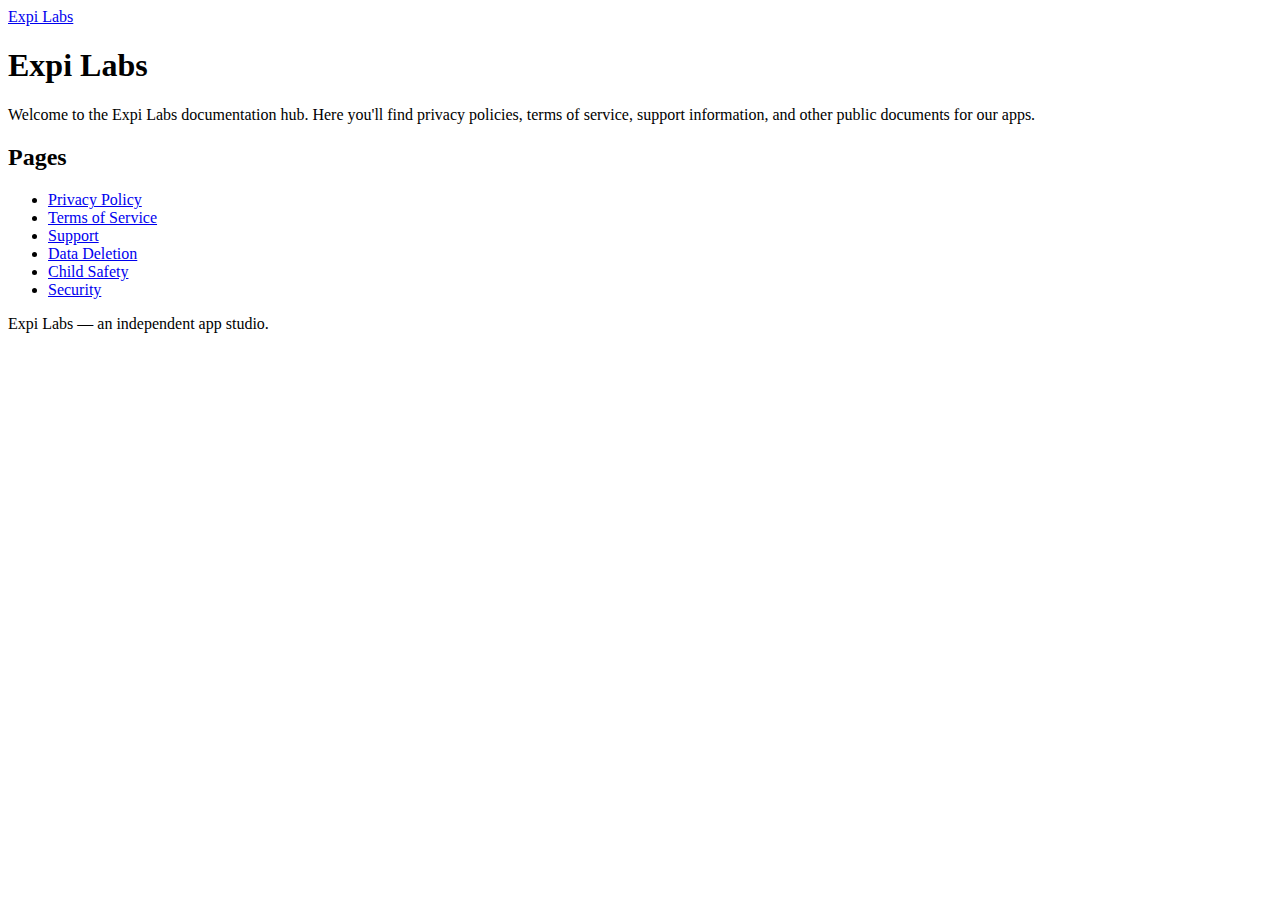
<file: docs/index.html>
<!DOCTYPE html>
<html lang="en">
<head>
  <meta charset="UTF-8">
  <meta name="viewport" content="width=device-width, initial-scale=1.0">
  <title>Expi Labs</title>

</head>
<body>
  <header class="site-header">
    <div class="container">
      <a href="./" class="brand">Expi Labs</a>
    </div>
  </header>

  <main class="content">
    <h1>Expi Labs</h1>
    <p>Welcome to the Expi Labs documentation hub. Here you'll find privacy policies, terms of service, support information, and other public documents for our apps.</p>

    <h2>Pages</h2>
    <ul>
      <li><a href="privacy-policy.html">Privacy Policy</a></li>
      <li><a href="terms-of-service.html">Terms of Service</a></li>
      <li><a href="support.html">Support</a></li>
      <li><a href="data-deletion.html">Data Deletion</a></li>
      <li><a href="child-safety.html">Child Safety</a></li>
      <li><a href="security.html">Security</a></li>
    </ul>
  </main>

  <footer class="site-footer">
    <p>Expi Labs &mdash; an independent app studio.</p>
  </footer>
</body>
</html>
</file>
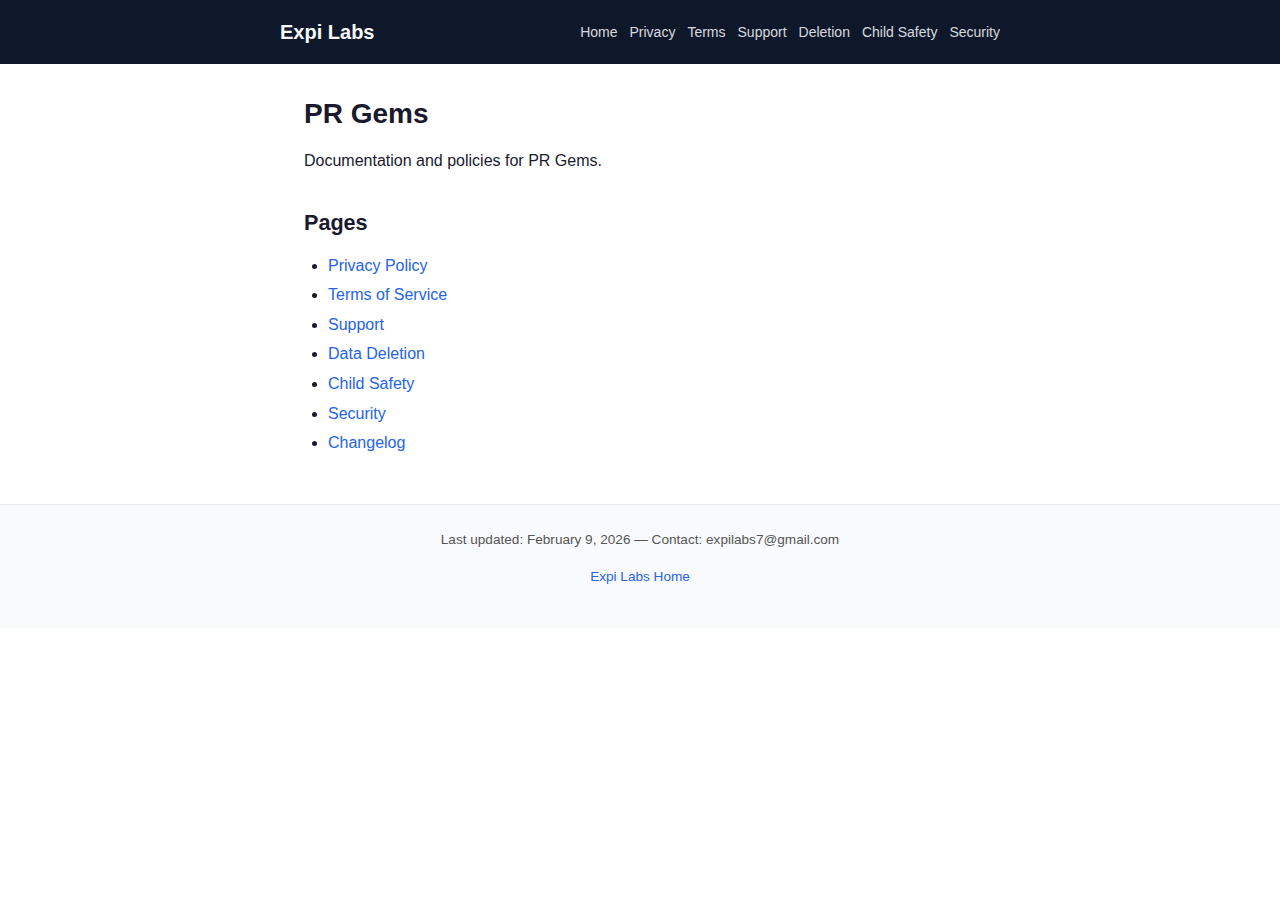
<file: docs/app/pr-gems/index.html>
<!DOCTYPE html>
<html lang="en">
<head>
  <meta charset="UTF-8">
  <meta name="viewport" content="width=device-width, initial-scale=1.0">
  <title>PR Gems — Expi Labs</title>
  <link rel="stylesheet" href="../../assets/styles.css">
</head>
<body>
  <header class="site-header">
    <div class="container">
      <a href="../../" class="brand">Expi Labs</a>
      <nav class="site-nav">
        <a href="./">Home</a>
        <a href="privacy-policy.html">Privacy</a>
        <a href="terms-of-service.html">Terms</a>
        <a href="support.html">Support</a>
        <a href="data-deletion.html">Deletion</a>
        <a href="child-safety.html">Child Safety</a>
        <a href="security.html">Security</a>
      </nav>
    </div>
  </header>

  <main class="content">
    <h1>PR Gems</h1>
    <p>Documentation and policies for PR Gems.</p>

    <h2>Pages</h2>
    <ul>
      <li><a href="privacy-policy.html">Privacy Policy</a></li>
      <li><a href="terms-of-service.html">Terms of Service</a></li>
      <li><a href="support.html">Support</a></li>
      <li><a href="data-deletion.html">Data Deletion</a></li>
      <li><a href="child-safety.html">Child Safety</a></li>
      <li><a href="security.html">Security</a></li>
      <li><a href="changelog.md">Changelog</a></li>
    </ul>
  </main>

  <footer class="site-footer">
    <p>Last updated: February 9, 2026 &mdash; Contact: expilabs7@gmail.com</p>
    <p><a href="../../">Expi Labs Home</a></p>
  </footer>
</body>
</html>
</file>
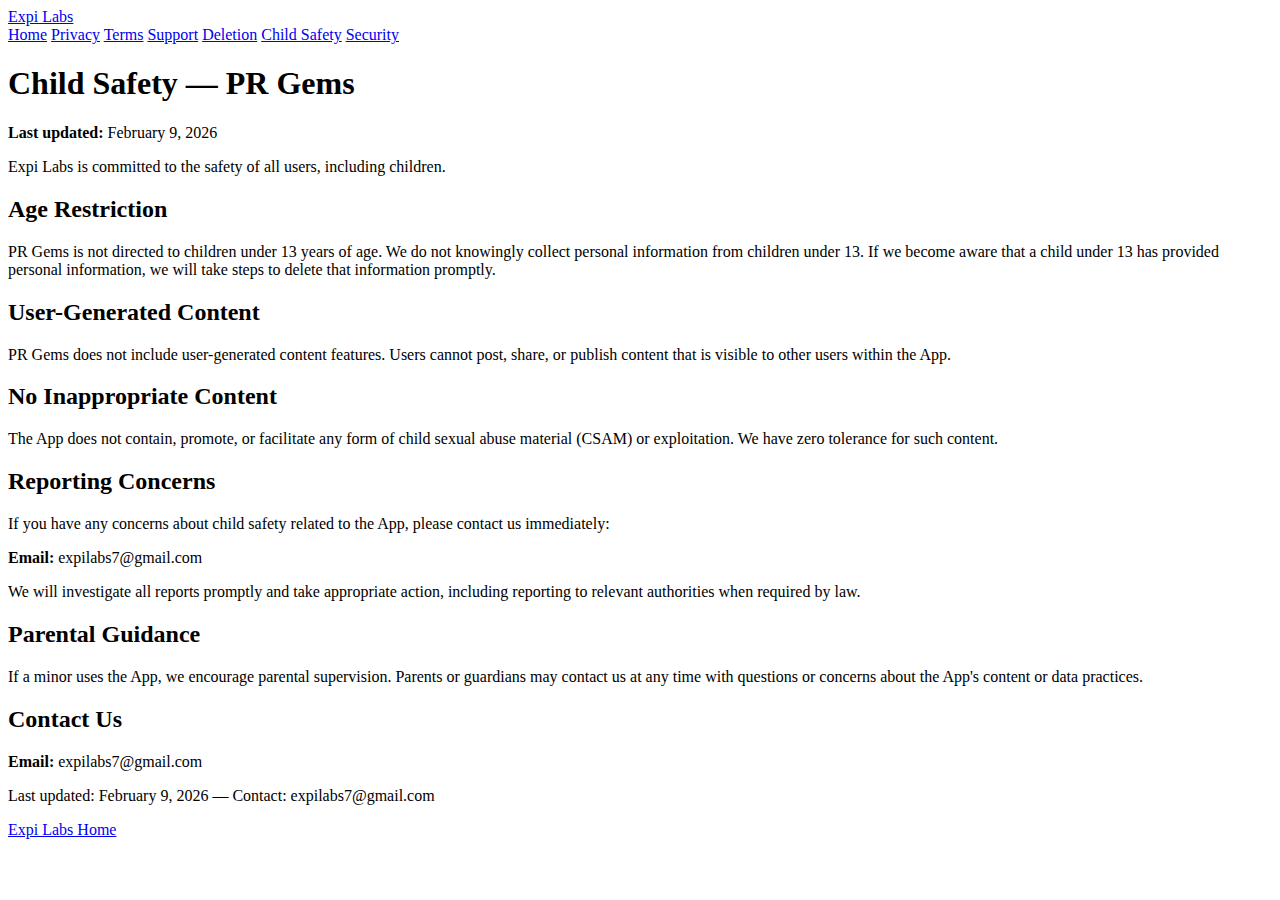
<file: docs/child-safety.html>
<!DOCTYPE html>
<html lang="en">
<head>
  <meta charset="UTF-8">
  <meta name="viewport" content="width=device-width, initial-scale=1.0">
  <title>Child Safety — PR Gems — Expi Labs</title>

</head>
<body>
  <header class="site-header">
    <div class="container">
      <a href="./" class="brand">Expi Labs</a>
      <nav class="site-nav">
        <a href="./">Home</a>
        <a href="privacy-policy.html">Privacy</a>
        <a href="terms-of-service.html">Terms</a>
        <a href="support.html">Support</a>
        <a href="data-deletion.html">Deletion</a>
        <a href="child-safety.html">Child Safety</a>
        <a href="security.html">Security</a>
      </nav>
    </div>
  </header>

  <main class="content">
    <h1>Child Safety — PR Gems</h1>
    <p><strong>Last updated:</strong> February 9, 2026</p>
    <p>Expi Labs is committed to the safety of all users, including children.</p>

    <h2>Age Restriction</h2>
    <p>PR Gems is not directed to children under 13 years of age. We do not knowingly collect personal information from children under 13. If we become aware that a child under 13 has provided personal information, we will take steps to delete that information promptly.</p>

    <h2>User-Generated Content</h2>
    <p>PR Gems does not include user-generated content features. Users cannot post, share, or publish content that is visible to other users within the App.</p>

    <h2>No Inappropriate Content</h2>
    <p>The App does not contain, promote, or facilitate any form of child sexual abuse material (CSAM) or exploitation. We have zero tolerance for such content.</p>

    <h2>Reporting Concerns</h2>
    <p>If you have any concerns about child safety related to the App, please contact us immediately:</p>
    <p><strong>Email:</strong> expilabs7@gmail.com</p>
    <p>We will investigate all reports promptly and take appropriate action, including reporting to relevant authorities when required by law.</p>

    <h2>Parental Guidance</h2>
    <p>If a minor uses the App, we encourage parental supervision. Parents or guardians may contact us at any time with questions or concerns about the App's content or data practices.</p>

    <h2>Contact Us</h2>
    <p><strong>Email:</strong> expilabs7@gmail.com</p>
  </main>

  <footer class="site-footer">
    <p>Last updated: February 9, 2026 &mdash; Contact: expilabs7@gmail.com</p>
    <p><a href="./">Expi Labs Home</a></p>
  </footer>
</body>
</html>
</file>
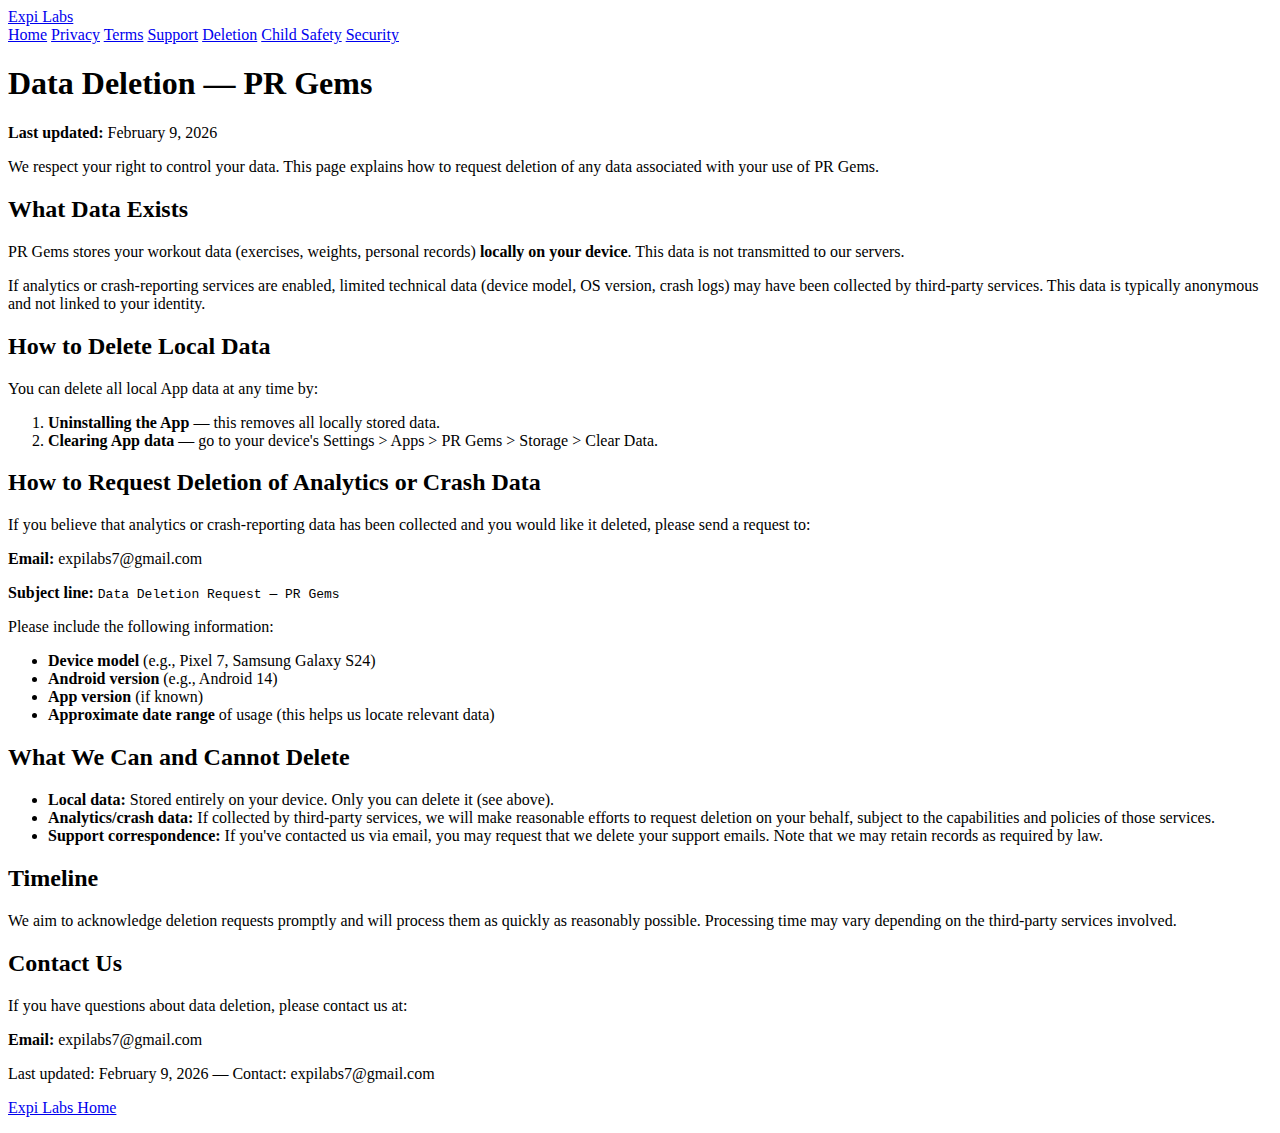
<file: docs/data-deletion.html>
<!DOCTYPE html>
<html lang="en">
<head>
  <meta charset="UTF-8">
  <meta name="viewport" content="width=device-width, initial-scale=1.0">
  <title>Data Deletion — PR Gems — Expi Labs</title>

</head>
<body>
  <header class="site-header">
    <div class="container">
      <a href="./" class="brand">Expi Labs</a>
      <nav class="site-nav">
        <a href="./">Home</a>
        <a href="privacy-policy.html">Privacy</a>
        <a href="terms-of-service.html">Terms</a>
        <a href="support.html">Support</a>
        <a href="data-deletion.html">Deletion</a>
        <a href="child-safety.html">Child Safety</a>
        <a href="security.html">Security</a>
      </nav>
    </div>
  </header>

  <main class="content">
    <h1>Data Deletion — PR Gems</h1>
    <p><strong>Last updated:</strong> February 9, 2026</p>
    <p>We respect your right to control your data. This page explains how to request deletion of any data associated with your use of PR Gems.</p>

    <h2>What Data Exists</h2>
    <p>PR Gems stores your workout data (exercises, weights, personal records) <strong>locally on your device</strong>. This data is not transmitted to our servers.</p>
    <p>If analytics or crash-reporting services are enabled, limited technical data (device model, OS version, crash logs) may have been collected by third-party services. This data is typically anonymous and not linked to your identity.</p>

    <h2>How to Delete Local Data</h2>
    <p>You can delete all local App data at any time by:</p>
    <ol>
      <li><strong>Uninstalling the App</strong> — this removes all locally stored data.</li>
      <li><strong>Clearing App data</strong> — go to your device's Settings &gt; Apps &gt; PR Gems &gt; Storage &gt; Clear Data.</li>
    </ol>

    <h2>How to Request Deletion of Analytics or Crash Data</h2>
    <p>If you believe that analytics or crash-reporting data has been collected and you would like it deleted, please send a request to:</p>
    <p><strong>Email:</strong> expilabs7@gmail.com</p>
    <p><strong>Subject line:</strong> <code>Data Deletion Request — PR Gems</code></p>
    <p>Please include the following information:</p>
    <ul>
      <li><strong>Device model</strong> (e.g., Pixel 7, Samsung Galaxy S24)</li>
      <li><strong>Android version</strong> (e.g., Android 14)</li>
      <li><strong>App version</strong> (if known)</li>
      <li><strong>Approximate date range</strong> of usage (this helps us locate relevant data)</li>
    </ul>

    <h2>What We Can and Cannot Delete</h2>
    <ul>
      <li><strong>Local data:</strong> Stored entirely on your device. Only you can delete it (see above).</li>
      <li><strong>Analytics/crash data:</strong> If collected by third-party services, we will make reasonable efforts to request deletion on your behalf, subject to the capabilities and policies of those services.</li>
      <li><strong>Support correspondence:</strong> If you've contacted us via email, you may request that we delete your support emails. Note that we may retain records as required by law.</li>
    </ul>

    <h2>Timeline</h2>
    <p>We aim to acknowledge deletion requests promptly and will process them as quickly as reasonably possible. Processing time may vary depending on the third-party services involved.</p>

    <h2>Contact Us</h2>
    <p>If you have questions about data deletion, please contact us at:</p>
    <p><strong>Email:</strong> expilabs7@gmail.com</p>
  </main>

  <footer class="site-footer">
    <p>Last updated: February 9, 2026 &mdash; Contact: expilabs7@gmail.com</p>
    <p><a href="./">Expi Labs Home</a></p>
  </footer>
</body>
</html>
</file>
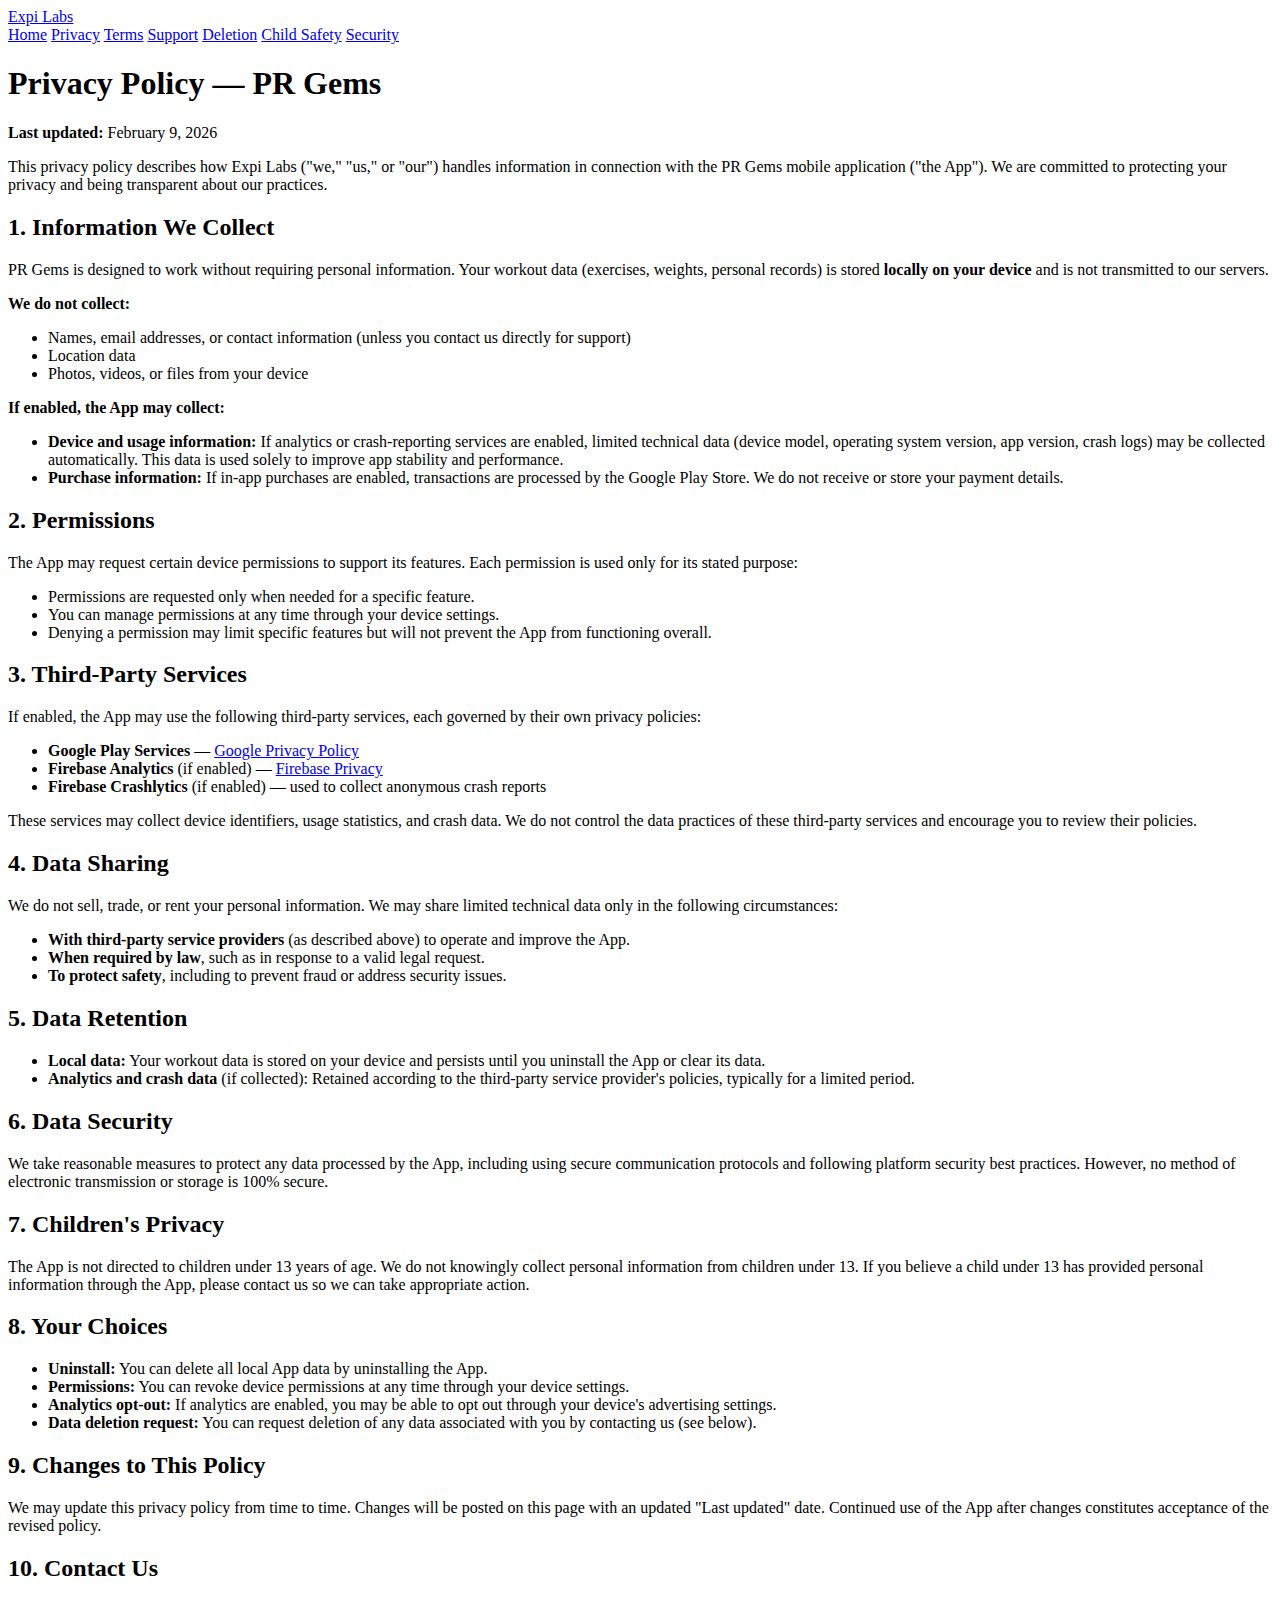
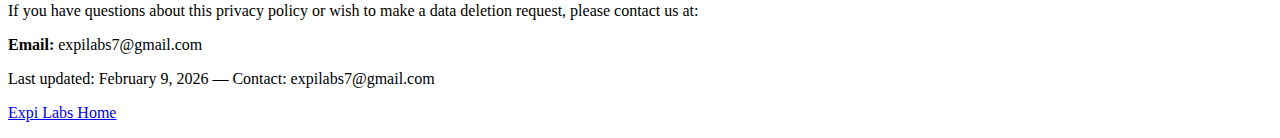
<file: docs/privacy-policy.html>
<!DOCTYPE html>
<html lang="en">
<head>
  <meta charset="UTF-8">
  <meta name="viewport" content="width=device-width, initial-scale=1.0">
  <title>Privacy Policy — PR Gems — Expi Labs</title>

</head>
<body>
  <header class="site-header">
    <div class="container">
      <a href="./" class="brand">Expi Labs</a>
      <nav class="site-nav">
        <a href="./">Home</a>
        <a href="privacy-policy.html">Privacy</a>
        <a href="terms-of-service.html">Terms</a>
        <a href="support.html">Support</a>
        <a href="data-deletion.html">Deletion</a>
        <a href="child-safety.html">Child Safety</a>
        <a href="security.html">Security</a>
      </nav>
    </div>
  </header>

  <main class="content">
    <h1>Privacy Policy — PR Gems</h1>
    <p><strong>Last updated:</strong> February 9, 2026</p>
    <p>This privacy policy describes how Expi Labs ("we," "us," or "our") handles information in connection with the PR Gems mobile application ("the App"). We are committed to protecting your privacy and being transparent about our practices.</p>

    <h2>1. Information We Collect</h2>
    <p>PR Gems is designed to work without requiring personal information. Your workout data (exercises, weights, personal records) is stored <strong>locally on your device</strong> and is not transmitted to our servers.</p>
    <p><strong>We do not collect:</strong></p>
    <ul>
      <li>Names, email addresses, or contact information (unless you contact us directly for support)</li>
      <li>Location data</li>
      <li>Photos, videos, or files from your device</li>
    </ul>
    <p><strong>If enabled, the App may collect:</strong></p>
    <ul>
      <li><strong>Device and usage information:</strong> If analytics or crash-reporting services are enabled, limited technical data (device model, operating system version, app version, crash logs) may be collected automatically. This data is used solely to improve app stability and performance.</li>
      <li><strong>Purchase information:</strong> If in-app purchases are enabled, transactions are processed by the Google Play Store. We do not receive or store your payment details.</li>
    </ul>

    <h2>2. Permissions</h2>
    <p>The App may request certain device permissions to support its features. Each permission is used only for its stated purpose:</p>
    <ul>
      <li>Permissions are requested only when needed for a specific feature.</li>
      <li>You can manage permissions at any time through your device settings.</li>
      <li>Denying a permission may limit specific features but will not prevent the App from functioning overall.</li>
    </ul>

    <h2>3. Third-Party Services</h2>
    <p>If enabled, the App may use the following third-party services, each governed by their own privacy policies:</p>
    <ul>
      <li><strong>Google Play Services</strong> — <a href="https://policies.google.com/privacy">Google Privacy Policy</a></li>
      <li><strong>Firebase Analytics</strong> (if enabled) — <a href="https://firebase.google.com/support/privacy">Firebase Privacy</a></li>
      <li><strong>Firebase Crashlytics</strong> (if enabled) — used to collect anonymous crash reports</li>
    </ul>
    <p>These services may collect device identifiers, usage statistics, and crash data. We do not control the data practices of these third-party services and encourage you to review their policies.</p>

    <h2>4. Data Sharing</h2>
    <p>We do not sell, trade, or rent your personal information. We may share limited technical data only in the following circumstances:</p>
    <ul>
      <li><strong>With third-party service providers</strong> (as described above) to operate and improve the App.</li>
      <li><strong>When required by law</strong>, such as in response to a valid legal request.</li>
      <li><strong>To protect safety</strong>, including to prevent fraud or address security issues.</li>
    </ul>

    <h2>5. Data Retention</h2>
    <ul>
      <li><strong>Local data:</strong> Your workout data is stored on your device and persists until you uninstall the App or clear its data.</li>
      <li><strong>Analytics and crash data</strong> (if collected): Retained according to the third-party service provider's policies, typically for a limited period.</li>
    </ul>

    <h2>6. Data Security</h2>
    <p>We take reasonable measures to protect any data processed by the App, including using secure communication protocols and following platform security best practices. However, no method of electronic transmission or storage is 100% secure.</p>

    <h2>7. Children's Privacy</h2>
    <p>The App is not directed to children under 13 years of age. We do not knowingly collect personal information from children under 13. If you believe a child under 13 has provided personal information through the App, please contact us so we can take appropriate action.</p>

    <h2>8. Your Choices</h2>
    <ul>
      <li><strong>Uninstall:</strong> You can delete all local App data by uninstalling the App.</li>
      <li><strong>Permissions:</strong> You can revoke device permissions at any time through your device settings.</li>
      <li><strong>Analytics opt-out:</strong> If analytics are enabled, you may be able to opt out through your device's advertising settings.</li>
      <li><strong>Data deletion request:</strong> You can request deletion of any data associated with you by contacting us (see below).</li>
    </ul>

    <h2>9. Changes to This Policy</h2>
    <p>We may update this privacy policy from time to time. Changes will be posted on this page with an updated "Last updated" date. Continued use of the App after changes constitutes acceptance of the revised policy.</p>

    <h2>10. Contact Us</h2>
    <p>If you have questions about this privacy policy or wish to make a data deletion request, please contact us at:</p>
    <p><strong>Email:</strong> expilabs7@gmail.com</p>
  </main>

  <footer class="site-footer">
    <p>Last updated: February 9, 2026 &mdash; Contact: expilabs7@gmail.com</p>
    <p><a href="./">Expi Labs Home</a></p>
  </footer>
</body>
</html>
</file>
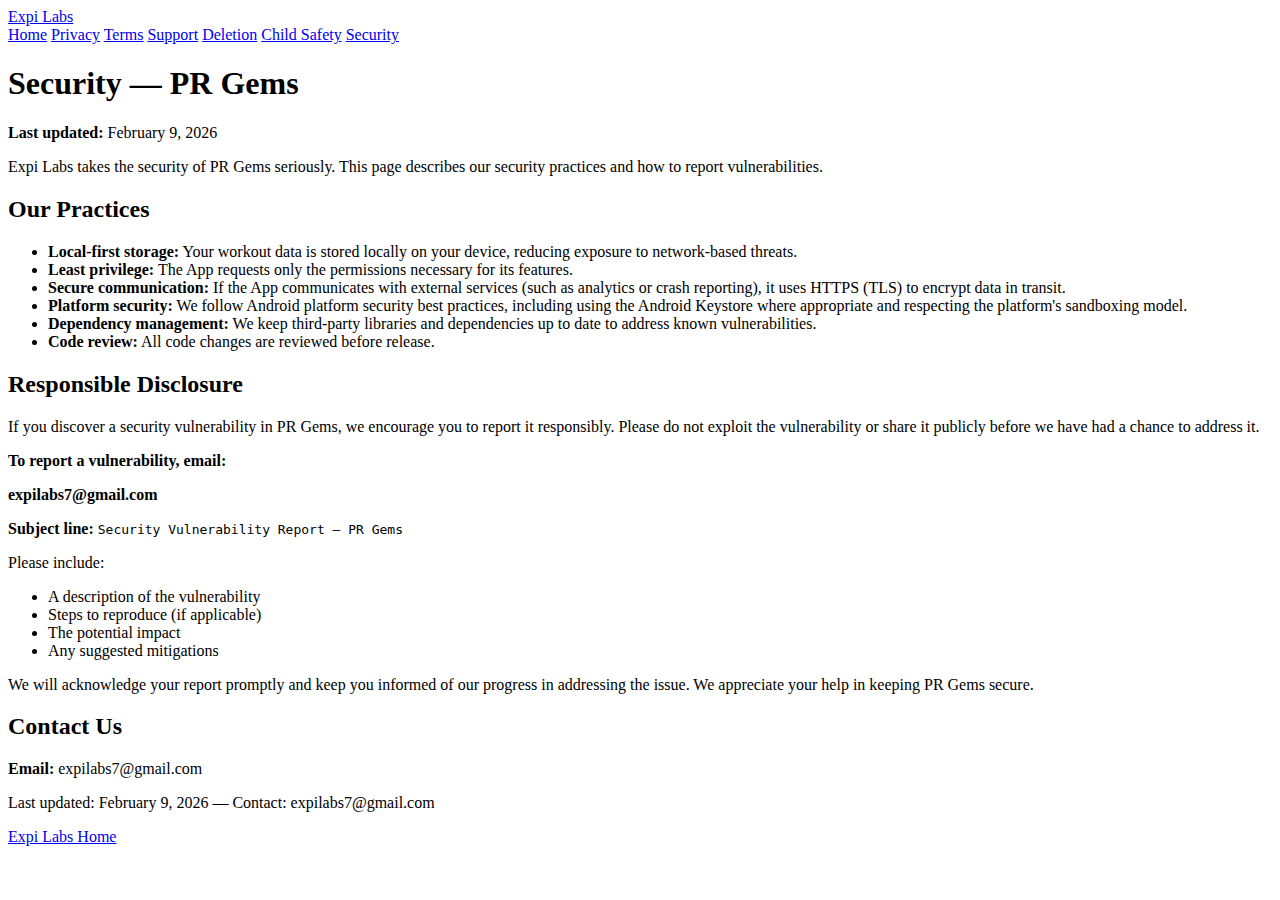
<file: docs/security.html>
<!DOCTYPE html>
<html lang="en">
<head>
  <meta charset="UTF-8">
  <meta name="viewport" content="width=device-width, initial-scale=1.0">
  <title>Security — PR Gems — Expi Labs</title>

</head>
<body>
  <header class="site-header">
    <div class="container">
      <a href="./" class="brand">Expi Labs</a>
      <nav class="site-nav">
        <a href="./">Home</a>
        <a href="privacy-policy.html">Privacy</a>
        <a href="terms-of-service.html">Terms</a>
        <a href="support.html">Support</a>
        <a href="data-deletion.html">Deletion</a>
        <a href="child-safety.html">Child Safety</a>
        <a href="security.html">Security</a>
      </nav>
    </div>
  </header>

  <main class="content">
    <h1>Security — PR Gems</h1>
    <p><strong>Last updated:</strong> February 9, 2026</p>
    <p>Expi Labs takes the security of PR Gems seriously. This page describes our security practices and how to report vulnerabilities.</p>

    <h2>Our Practices</h2>
    <ul>
      <li><strong>Local-first storage:</strong> Your workout data is stored locally on your device, reducing exposure to network-based threats.</li>
      <li><strong>Least privilege:</strong> The App requests only the permissions necessary for its features.</li>
      <li><strong>Secure communication:</strong> If the App communicates with external services (such as analytics or crash reporting), it uses HTTPS (TLS) to encrypt data in transit.</li>
      <li><strong>Platform security:</strong> We follow Android platform security best practices, including using the Android Keystore where appropriate and respecting the platform's sandboxing model.</li>
      <li><strong>Dependency management:</strong> We keep third-party libraries and dependencies up to date to address known vulnerabilities.</li>
      <li><strong>Code review:</strong> All code changes are reviewed before release.</li>
    </ul>

    <h2>Responsible Disclosure</h2>
    <p>If you discover a security vulnerability in PR Gems, we encourage you to report it responsibly. Please do not exploit the vulnerability or share it publicly before we have had a chance to address it.</p>
    <p><strong>To report a vulnerability, email:</strong></p>
    <p><strong>expilabs7@gmail.com</strong></p>
    <p><strong>Subject line:</strong> <code>Security Vulnerability Report — PR Gems</code></p>
    <p>Please include:</p>
    <ul>
      <li>A description of the vulnerability</li>
      <li>Steps to reproduce (if applicable)</li>
      <li>The potential impact</li>
      <li>Any suggested mitigations</li>
    </ul>
    <p>We will acknowledge your report promptly and keep you informed of our progress in addressing the issue. We appreciate your help in keeping PR Gems secure.</p>

    <h2>Contact Us</h2>
    <p><strong>Email:</strong> expilabs7@gmail.com</p>
  </main>

  <footer class="site-footer">
    <p>Last updated: February 9, 2026 &mdash; Contact: expilabs7@gmail.com</p>
    <p><a href="./">Expi Labs Home</a></p>
  </footer>
</body>
</html>
</file>
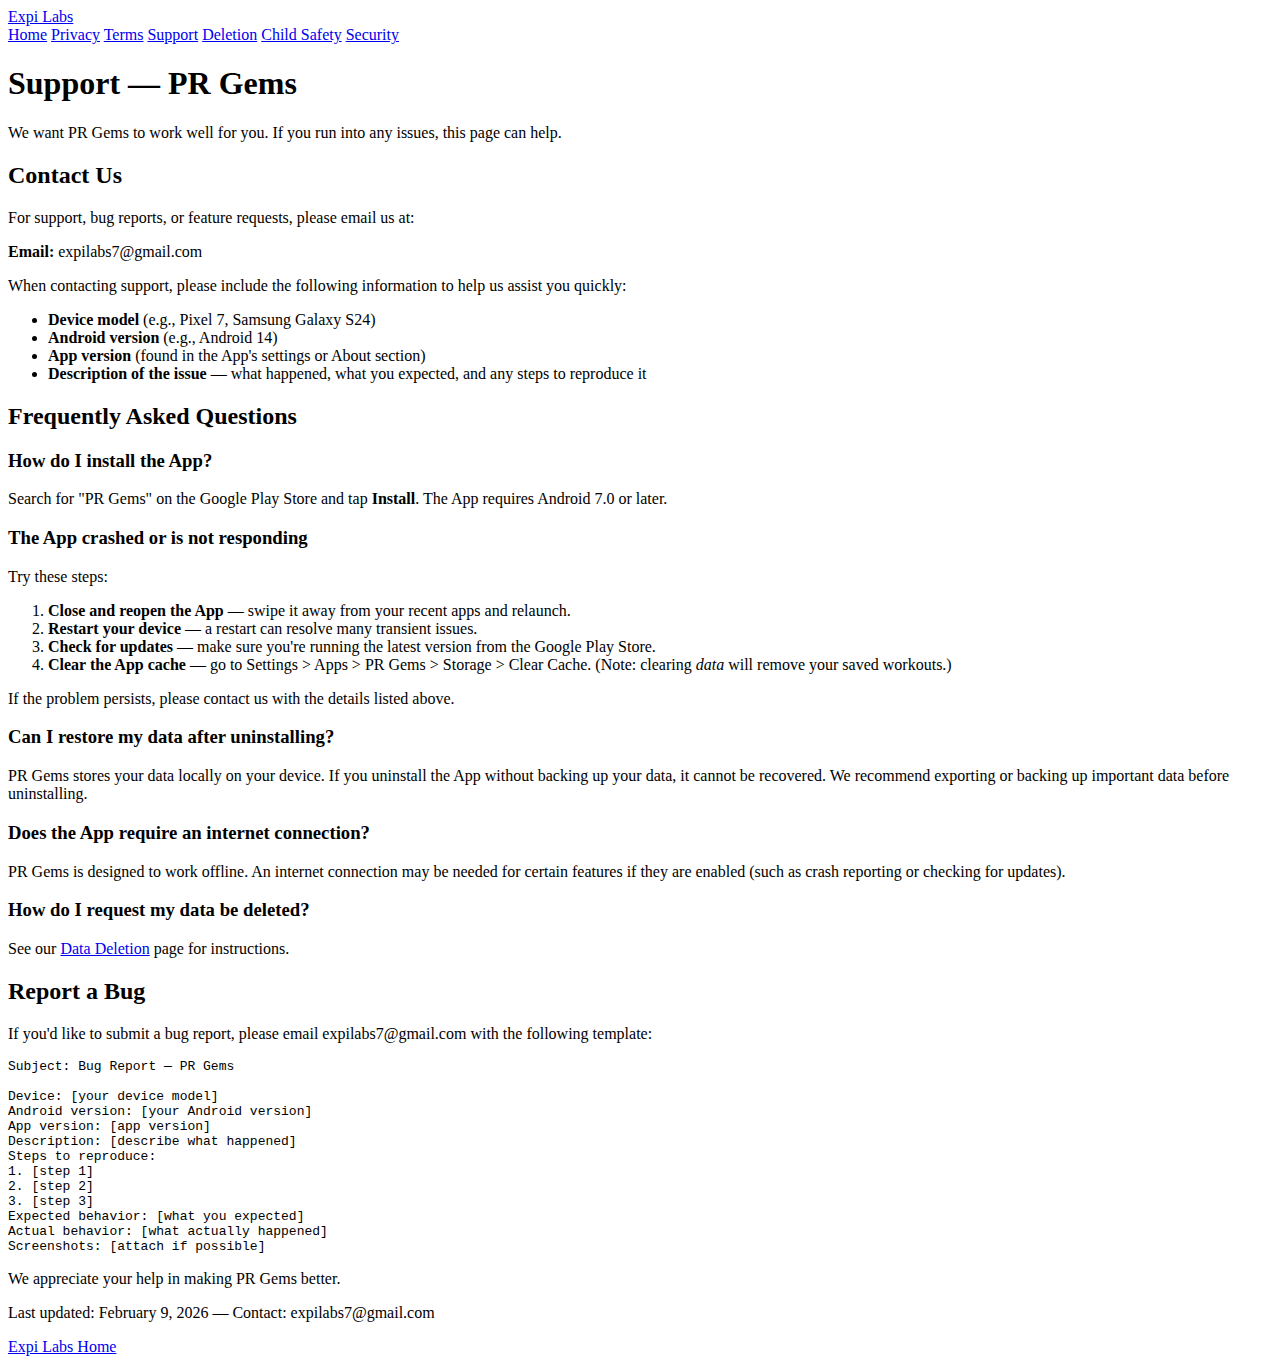
<file: docs/support.html>
<!DOCTYPE html>
<html lang="en">
<head>
  <meta charset="UTF-8">
  <meta name="viewport" content="width=device-width, initial-scale=1.0">
  <title>Support — PR Gems — Expi Labs</title>

</head>
<body>
  <header class="site-header">
    <div class="container">
      <a href="./" class="brand">Expi Labs</a>
      <nav class="site-nav">
        <a href="./">Home</a>
        <a href="privacy-policy.html">Privacy</a>
        <a href="terms-of-service.html">Terms</a>
        <a href="support.html">Support</a>
        <a href="data-deletion.html">Deletion</a>
        <a href="child-safety.html">Child Safety</a>
        <a href="security.html">Security</a>
      </nav>
    </div>
  </header>

  <main class="content">
    <h1>Support — PR Gems</h1>
    <p>We want PR Gems to work well for you. If you run into any issues, this page can help.</p>

    <h2>Contact Us</h2>
    <p>For support, bug reports, or feature requests, please email us at:</p>
    <p><strong>Email:</strong> expilabs7@gmail.com</p>
    <p>When contacting support, please include the following information to help us assist you quickly:</p>
    <ul>
      <li><strong>Device model</strong> (e.g., Pixel 7, Samsung Galaxy S24)</li>
      <li><strong>Android version</strong> (e.g., Android 14)</li>
      <li><strong>App version</strong> (found in the App's settings or About section)</li>
      <li><strong>Description of the issue</strong> — what happened, what you expected, and any steps to reproduce it</li>
    </ul>

    <h2>Frequently Asked Questions</h2>

    <h3>How do I install the App?</h3>
    <p>Search for "PR Gems" on the Google Play Store and tap <strong>Install</strong>. The App requires Android 7.0 or later.</p>

    <h3>The App crashed or is not responding</h3>
    <p>Try these steps:</p>
    <ol>
      <li><strong>Close and reopen the App</strong> — swipe it away from your recent apps and relaunch.</li>
      <li><strong>Restart your device</strong> — a restart can resolve many transient issues.</li>
      <li><strong>Check for updates</strong> — make sure you're running the latest version from the Google Play Store.</li>
      <li><strong>Clear the App cache</strong> — go to Settings &gt; Apps &gt; PR Gems &gt; Storage &gt; Clear Cache. (Note: clearing <em>data</em> will remove your saved workouts.)</li>
    </ol>
    <p>If the problem persists, please contact us with the details listed above.</p>

    <h3>Can I restore my data after uninstalling?</h3>
    <p>PR Gems stores your data locally on your device. If you uninstall the App without backing up your data, it cannot be recovered. We recommend exporting or backing up important data before uninstalling.</p>

    <h3>Does the App require an internet connection?</h3>
    <p>PR Gems is designed to work offline. An internet connection may be needed for certain features if they are enabled (such as crash reporting or checking for updates).</p>

    <h3>How do I request my data be deleted?</h3>
    <p>See our <a href="data-deletion.html">Data Deletion</a> page for instructions.</p>

    <h2>Report a Bug</h2>
    <p>If you'd like to submit a bug report, please email expilabs7@gmail.com with the following template:</p>
    <pre><code>Subject: Bug Report — PR Gems

Device: [your device model]
Android version: [your Android version]
App version: [app version]
Description: [describe what happened]
Steps to reproduce:
1. [step 1]
2. [step 2]
3. [step 3]
Expected behavior: [what you expected]
Actual behavior: [what actually happened]
Screenshots: [attach if possible]</code></pre>
    <p>We appreciate your help in making PR Gems better.</p>
  </main>

  <footer class="site-footer">
    <p>Last updated: February 9, 2026 &mdash; Contact: expilabs7@gmail.com</p>
    <p><a href="./">Expi Labs Home</a></p>
  </footer>
</body>
</html>
</file>
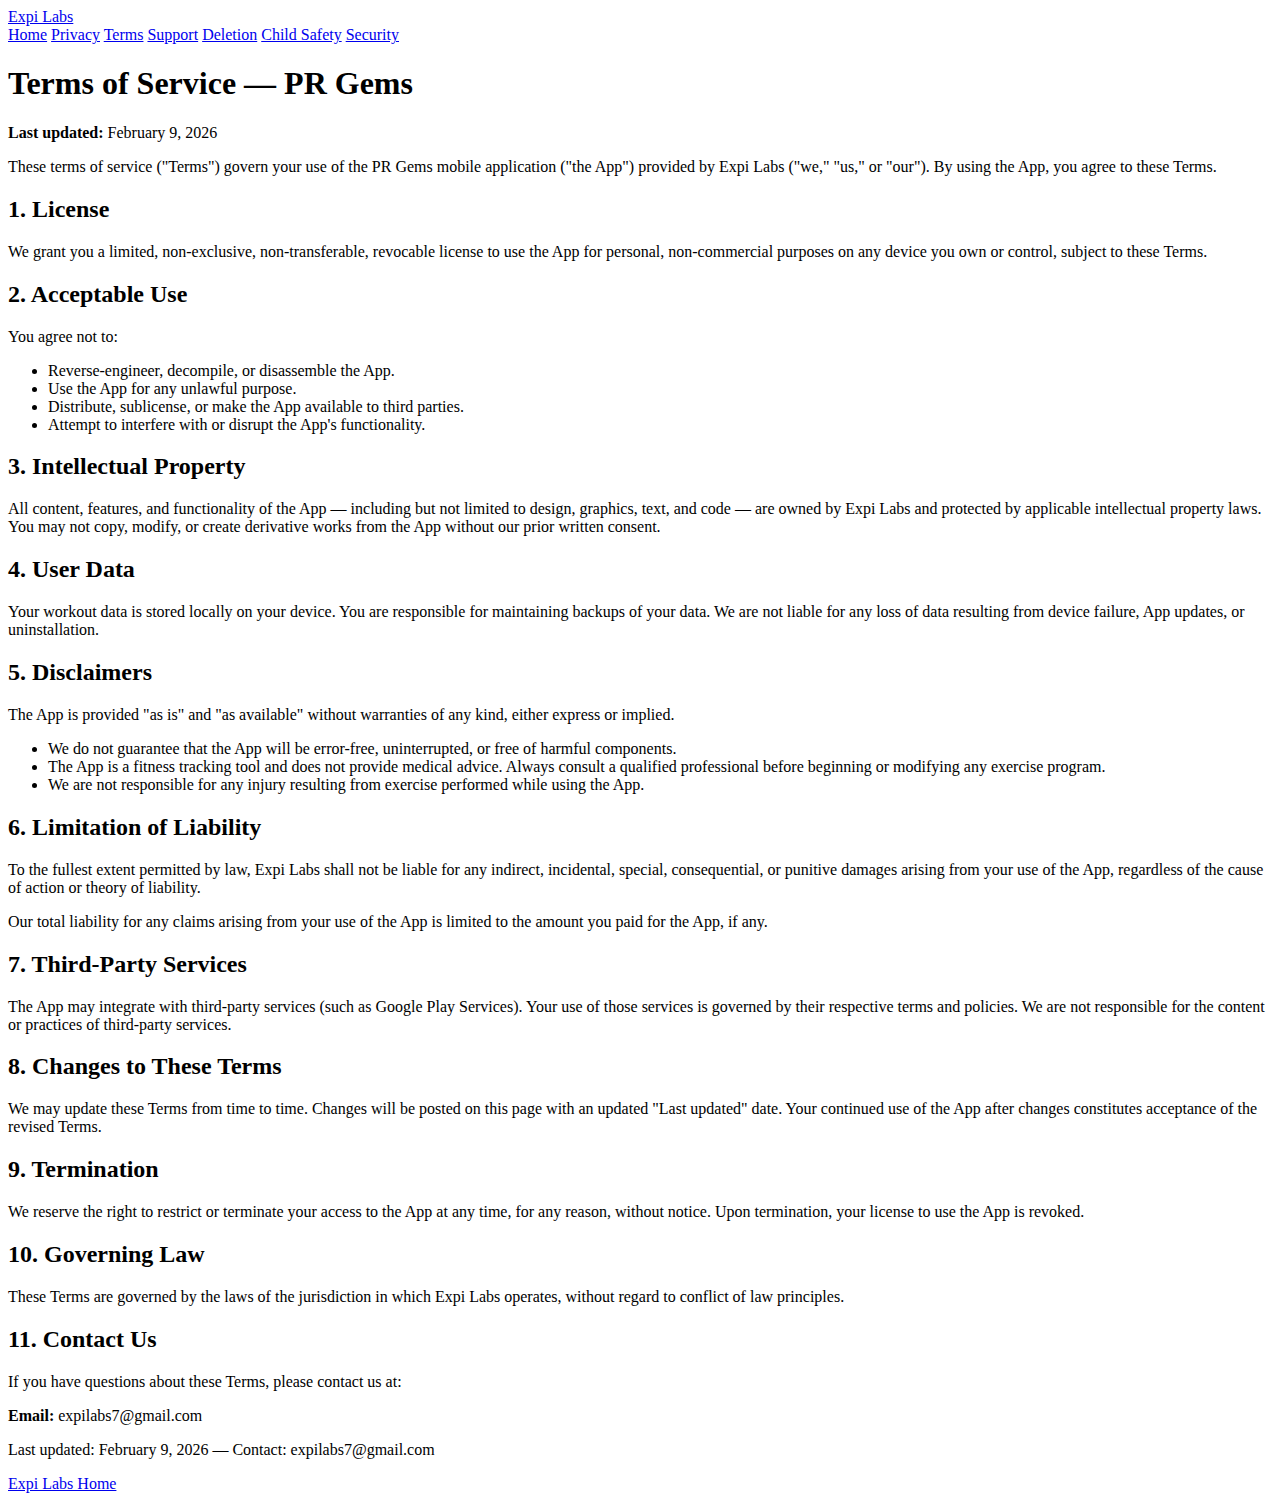
<file: docs/terms-of-service.html>
<!DOCTYPE html>
<html lang="en">
<head>
  <meta charset="UTF-8">
  <meta name="viewport" content="width=device-width, initial-scale=1.0">
  <title>Terms of Service — PR Gems — Expi Labs</title>

</head>
<body>
  <header class="site-header">
    <div class="container">
      <a href="./" class="brand">Expi Labs</a>
      <nav class="site-nav">
        <a href="./">Home</a>
        <a href="privacy-policy.html">Privacy</a>
        <a href="terms-of-service.html">Terms</a>
        <a href="support.html">Support</a>
        <a href="data-deletion.html">Deletion</a>
        <a href="child-safety.html">Child Safety</a>
        <a href="security.html">Security</a>
      </nav>
    </div>
  </header>

  <main class="content">
    <h1>Terms of Service — PR Gems</h1>
    <p><strong>Last updated:</strong> February 9, 2026</p>
    <p>These terms of service ("Terms") govern your use of the PR Gems mobile application ("the App") provided by Expi Labs ("we," "us," or "our"). By using the App, you agree to these Terms.</p>

    <h2>1. License</h2>
    <p>We grant you a limited, non-exclusive, non-transferable, revocable license to use the App for personal, non-commercial purposes on any device you own or control, subject to these Terms.</p>

    <h2>2. Acceptable Use</h2>
    <p>You agree not to:</p>
    <ul>
      <li>Reverse-engineer, decompile, or disassemble the App.</li>
      <li>Use the App for any unlawful purpose.</li>
      <li>Distribute, sublicense, or make the App available to third parties.</li>
      <li>Attempt to interfere with or disrupt the App's functionality.</li>
    </ul>

    <h2>3. Intellectual Property</h2>
    <p>All content, features, and functionality of the App — including but not limited to design, graphics, text, and code — are owned by Expi Labs and protected by applicable intellectual property laws. You may not copy, modify, or create derivative works from the App without our prior written consent.</p>

    <h2>4. User Data</h2>
    <p>Your workout data is stored locally on your device. You are responsible for maintaining backups of your data. We are not liable for any loss of data resulting from device failure, App updates, or uninstallation.</p>

    <h2>5. Disclaimers</h2>
    <p>The App is provided "as is" and "as available" without warranties of any kind, either express or implied.</p>
    <ul>
      <li>We do not guarantee that the App will be error-free, uninterrupted, or free of harmful components.</li>
      <li>The App is a fitness tracking tool and does not provide medical advice. Always consult a qualified professional before beginning or modifying any exercise program.</li>
      <li>We are not responsible for any injury resulting from exercise performed while using the App.</li>
    </ul>

    <h2>6. Limitation of Liability</h2>
    <p>To the fullest extent permitted by law, Expi Labs shall not be liable for any indirect, incidental, special, consequential, or punitive damages arising from your use of the App, regardless of the cause of action or theory of liability.</p>
    <p>Our total liability for any claims arising from your use of the App is limited to the amount you paid for the App, if any.</p>

    <h2>7. Third-Party Services</h2>
    <p>The App may integrate with third-party services (such as Google Play Services). Your use of those services is governed by their respective terms and policies. We are not responsible for the content or practices of third-party services.</p>

    <h2>8. Changes to These Terms</h2>
    <p>We may update these Terms from time to time. Changes will be posted on this page with an updated "Last updated" date. Your continued use of the App after changes constitutes acceptance of the revised Terms.</p>

    <h2>9. Termination</h2>
    <p>We reserve the right to restrict or terminate your access to the App at any time, for any reason, without notice. Upon termination, your license to use the App is revoked.</p>

    <h2>10. Governing Law</h2>
    <p>These Terms are governed by the laws of the jurisdiction in which Expi Labs operates, without regard to conflict of law principles.</p>

    <h2>11. Contact Us</h2>
    <p>If you have questions about these Terms, please contact us at:</p>
    <p><strong>Email:</strong> expilabs7@gmail.com</p>
  </main>

  <footer class="site-footer">
    <p>Last updated: February 9, 2026 &mdash; Contact: expilabs7@gmail.com</p>
    <p><a href="./">Expi Labs Home</a></p>
  </footer>
</body>
</html>
</file>
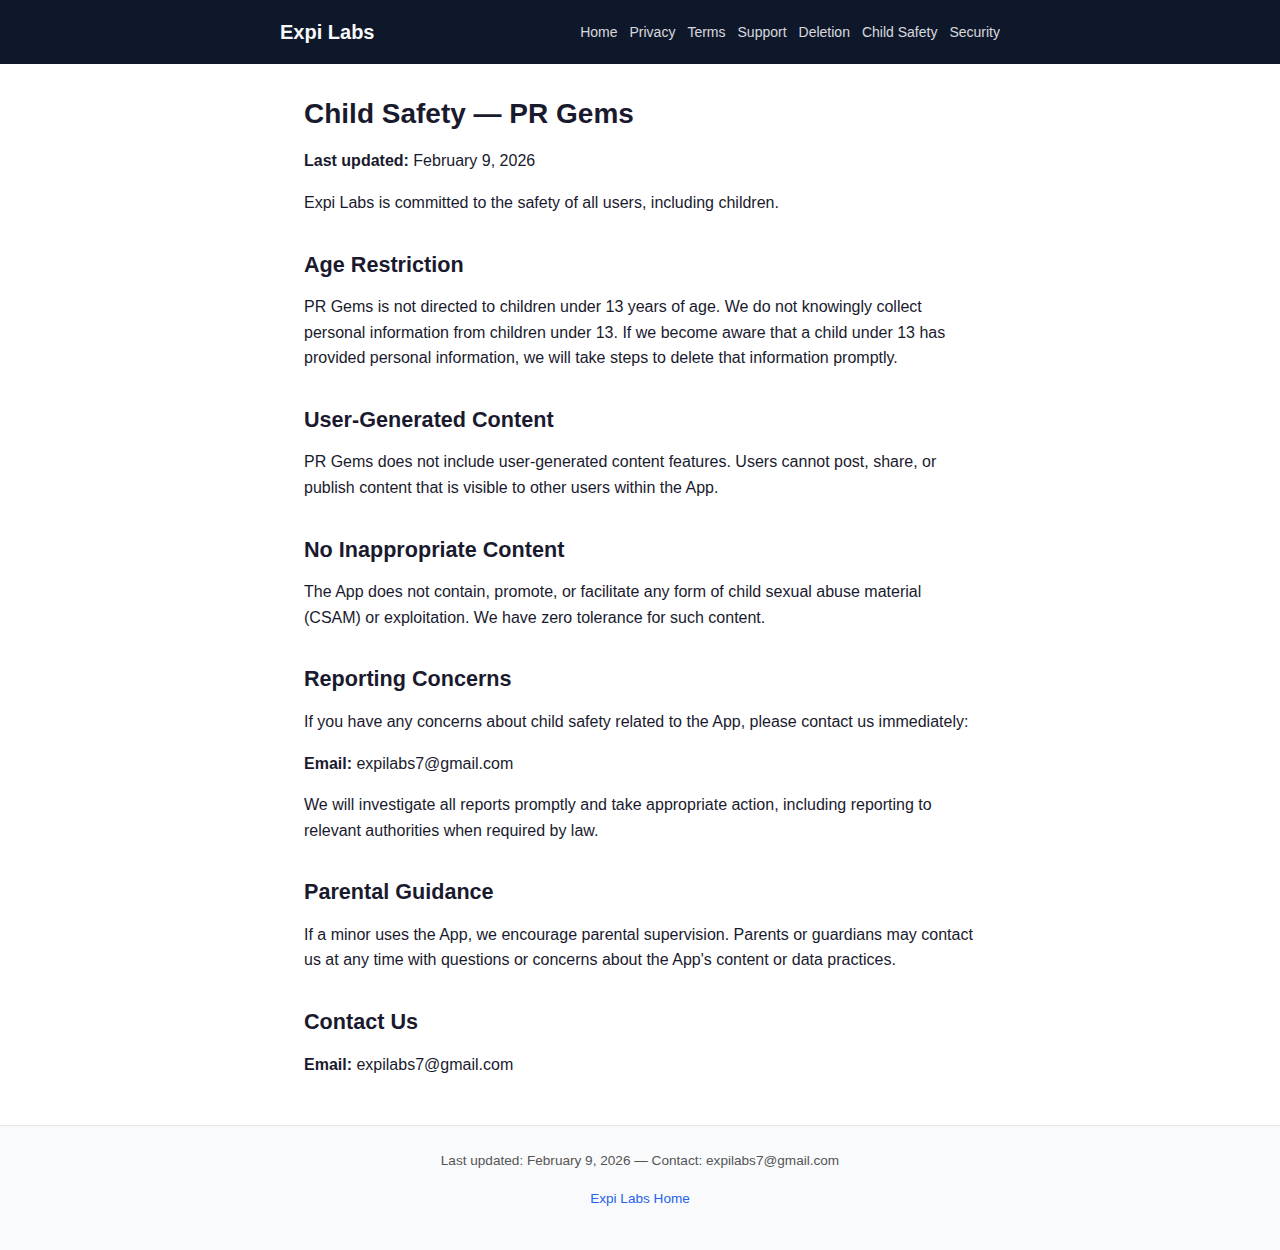
<file: docs/app/pr-gems/child-safety.html>
<!DOCTYPE html>
<html lang="en">
<head>
  <meta charset="UTF-8">
  <meta name="viewport" content="width=device-width, initial-scale=1.0">
  <title>Child Safety — PR Gems — Expi Labs</title>
  <link rel="stylesheet" href="../../assets/styles.css">
</head>
<body>
  <header class="site-header">
    <div class="container">
      <a href="../../" class="brand">Expi Labs</a>
      <nav class="site-nav">
        <a href="./">Home</a>
        <a href="privacy-policy.html">Privacy</a>
        <a href="terms-of-service.html">Terms</a>
        <a href="support.html">Support</a>
        <a href="data-deletion.html">Deletion</a>
        <a href="child-safety.html">Child Safety</a>
        <a href="security.html">Security</a>
      </nav>
    </div>
  </header>

  <main class="content">
    <h1>Child Safety — PR Gems</h1>
    <p><strong>Last updated:</strong> February 9, 2026</p>
    <p>Expi Labs is committed to the safety of all users, including children.</p>

    <h2>Age Restriction</h2>
    <p>PR Gems is not directed to children under 13 years of age. We do not knowingly collect personal information from children under 13. If we become aware that a child under 13 has provided personal information, we will take steps to delete that information promptly.</p>

    <h2>User-Generated Content</h2>
    <p>PR Gems does not include user-generated content features. Users cannot post, share, or publish content that is visible to other users within the App.</p>

    <h2>No Inappropriate Content</h2>
    <p>The App does not contain, promote, or facilitate any form of child sexual abuse material (CSAM) or exploitation. We have zero tolerance for such content.</p>

    <h2>Reporting Concerns</h2>
    <p>If you have any concerns about child safety related to the App, please contact us immediately:</p>
    <p><strong>Email:</strong> expilabs7@gmail.com</p>
    <p>We will investigate all reports promptly and take appropriate action, including reporting to relevant authorities when required by law.</p>

    <h2>Parental Guidance</h2>
    <p>If a minor uses the App, we encourage parental supervision. Parents or guardians may contact us at any time with questions or concerns about the App's content or data practices.</p>

    <h2>Contact Us</h2>
    <p><strong>Email:</strong> expilabs7@gmail.com</p>
  </main>

  <footer class="site-footer">
    <p>Last updated: February 9, 2026 &mdash; Contact: expilabs7@gmail.com</p>
    <p><a href="../../">Expi Labs Home</a></p>
  </footer>
</body>
</html>
</file>
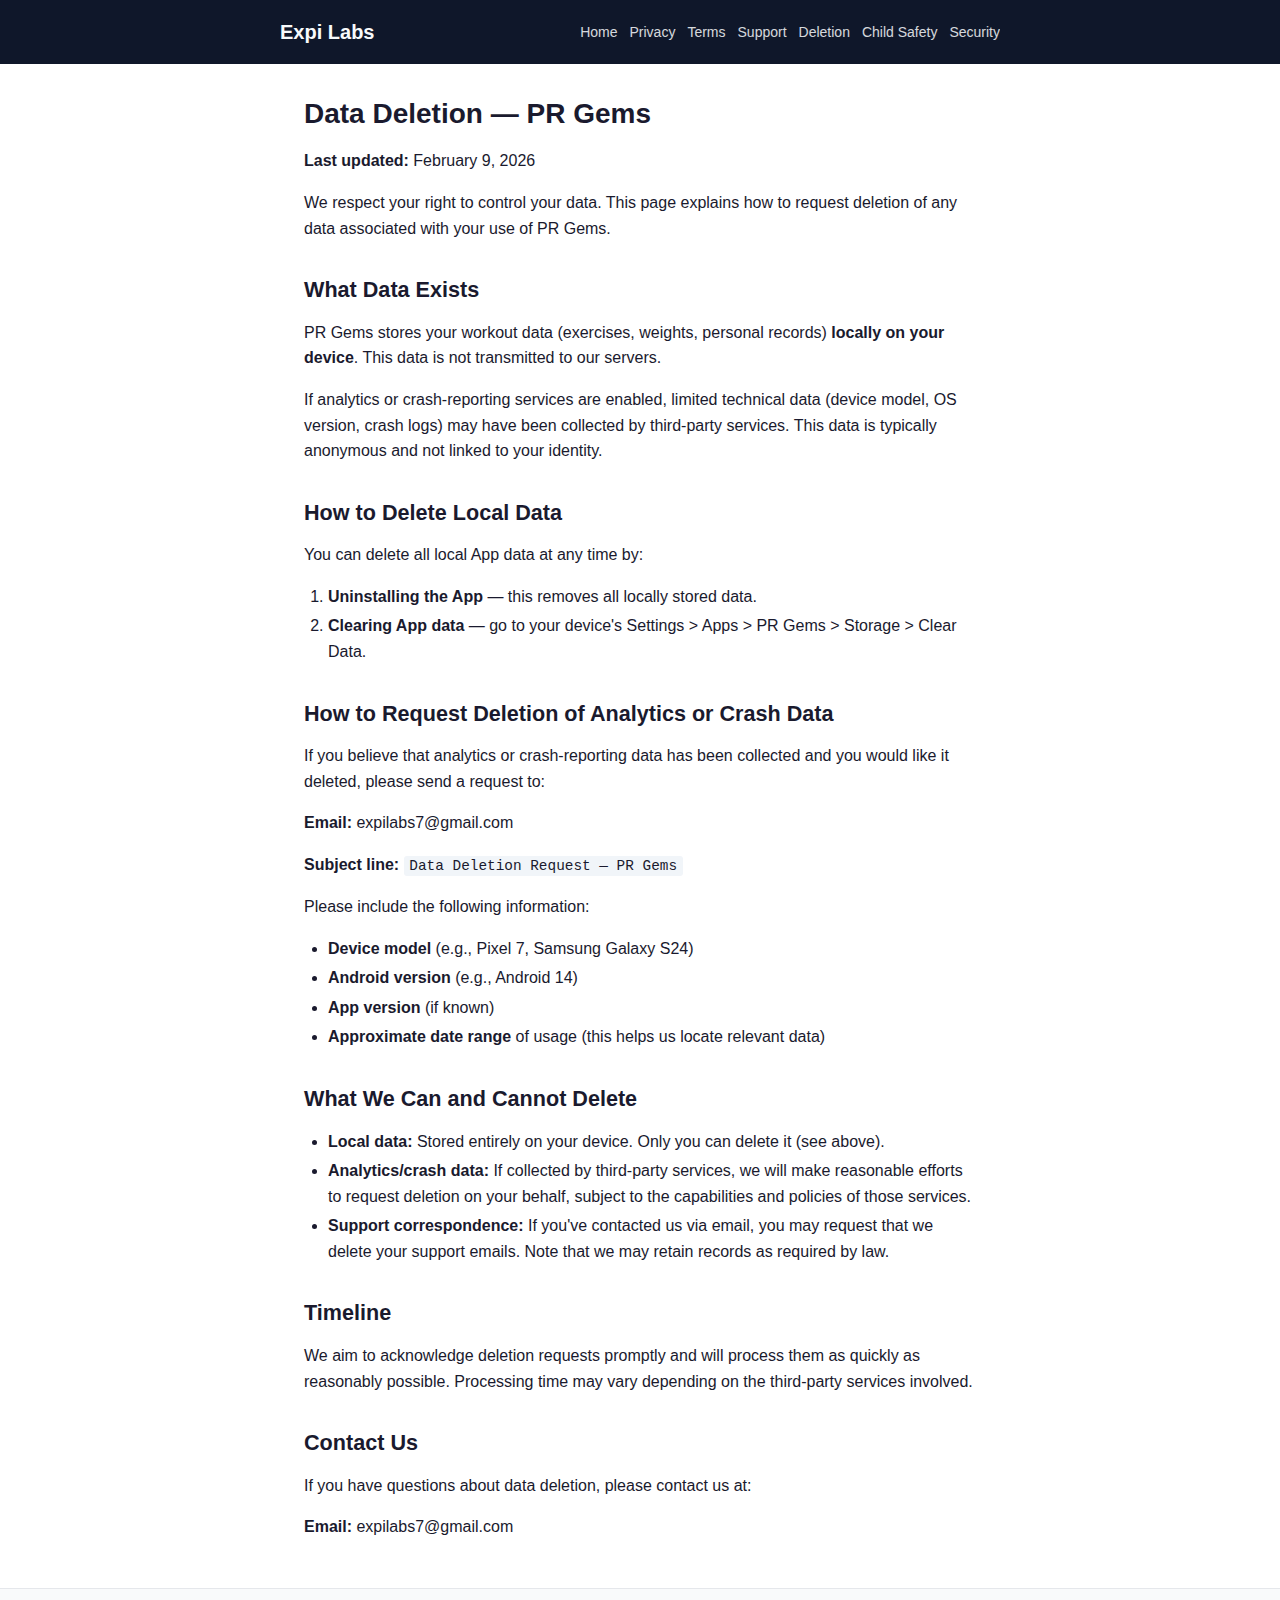
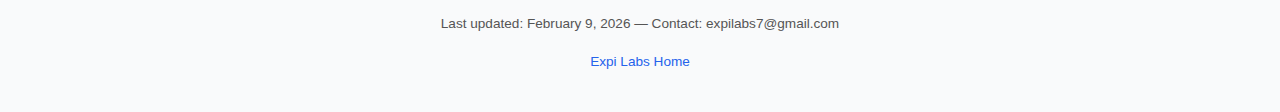
<file: docs/app/pr-gems/data-deletion.html>
<!DOCTYPE html>
<html lang="en">
<head>
  <meta charset="UTF-8">
  <meta name="viewport" content="width=device-width, initial-scale=1.0">
  <title>Data Deletion — PR Gems — Expi Labs</title>
  <link rel="stylesheet" href="../../assets/styles.css">
</head>
<body>
  <header class="site-header">
    <div class="container">
      <a href="../../" class="brand">Expi Labs</a>
      <nav class="site-nav">
        <a href="./">Home</a>
        <a href="privacy-policy.html">Privacy</a>
        <a href="terms-of-service.html">Terms</a>
        <a href="support.html">Support</a>
        <a href="data-deletion.html">Deletion</a>
        <a href="child-safety.html">Child Safety</a>
        <a href="security.html">Security</a>
      </nav>
    </div>
  </header>

  <main class="content">
    <h1>Data Deletion — PR Gems</h1>
    <p><strong>Last updated:</strong> February 9, 2026</p>
    <p>We respect your right to control your data. This page explains how to request deletion of any data associated with your use of PR Gems.</p>

    <h2>What Data Exists</h2>
    <p>PR Gems stores your workout data (exercises, weights, personal records) <strong>locally on your device</strong>. This data is not transmitted to our servers.</p>
    <p>If analytics or crash-reporting services are enabled, limited technical data (device model, OS version, crash logs) may have been collected by third-party services. This data is typically anonymous and not linked to your identity.</p>

    <h2>How to Delete Local Data</h2>
    <p>You can delete all local App data at any time by:</p>
    <ol>
      <li><strong>Uninstalling the App</strong> — this removes all locally stored data.</li>
      <li><strong>Clearing App data</strong> — go to your device's Settings &gt; Apps &gt; PR Gems &gt; Storage &gt; Clear Data.</li>
    </ol>

    <h2>How to Request Deletion of Analytics or Crash Data</h2>
    <p>If you believe that analytics or crash-reporting data has been collected and you would like it deleted, please send a request to:</p>
    <p><strong>Email:</strong> expilabs7@gmail.com</p>
    <p><strong>Subject line:</strong> <code>Data Deletion Request — PR Gems</code></p>
    <p>Please include the following information:</p>
    <ul>
      <li><strong>Device model</strong> (e.g., Pixel 7, Samsung Galaxy S24)</li>
      <li><strong>Android version</strong> (e.g., Android 14)</li>
      <li><strong>App version</strong> (if known)</li>
      <li><strong>Approximate date range</strong> of usage (this helps us locate relevant data)</li>
    </ul>

    <h2>What We Can and Cannot Delete</h2>
    <ul>
      <li><strong>Local data:</strong> Stored entirely on your device. Only you can delete it (see above).</li>
      <li><strong>Analytics/crash data:</strong> If collected by third-party services, we will make reasonable efforts to request deletion on your behalf, subject to the capabilities and policies of those services.</li>
      <li><strong>Support correspondence:</strong> If you've contacted us via email, you may request that we delete your support emails. Note that we may retain records as required by law.</li>
    </ul>

    <h2>Timeline</h2>
    <p>We aim to acknowledge deletion requests promptly and will process them as quickly as reasonably possible. Processing time may vary depending on the third-party services involved.</p>

    <h2>Contact Us</h2>
    <p>If you have questions about data deletion, please contact us at:</p>
    <p><strong>Email:</strong> expilabs7@gmail.com</p>
  </main>

  <footer class="site-footer">
    <p>Last updated: February 9, 2026 &mdash; Contact: expilabs7@gmail.com</p>
    <p><a href="../../">Expi Labs Home</a></p>
  </footer>
</body>
</html>
</file>
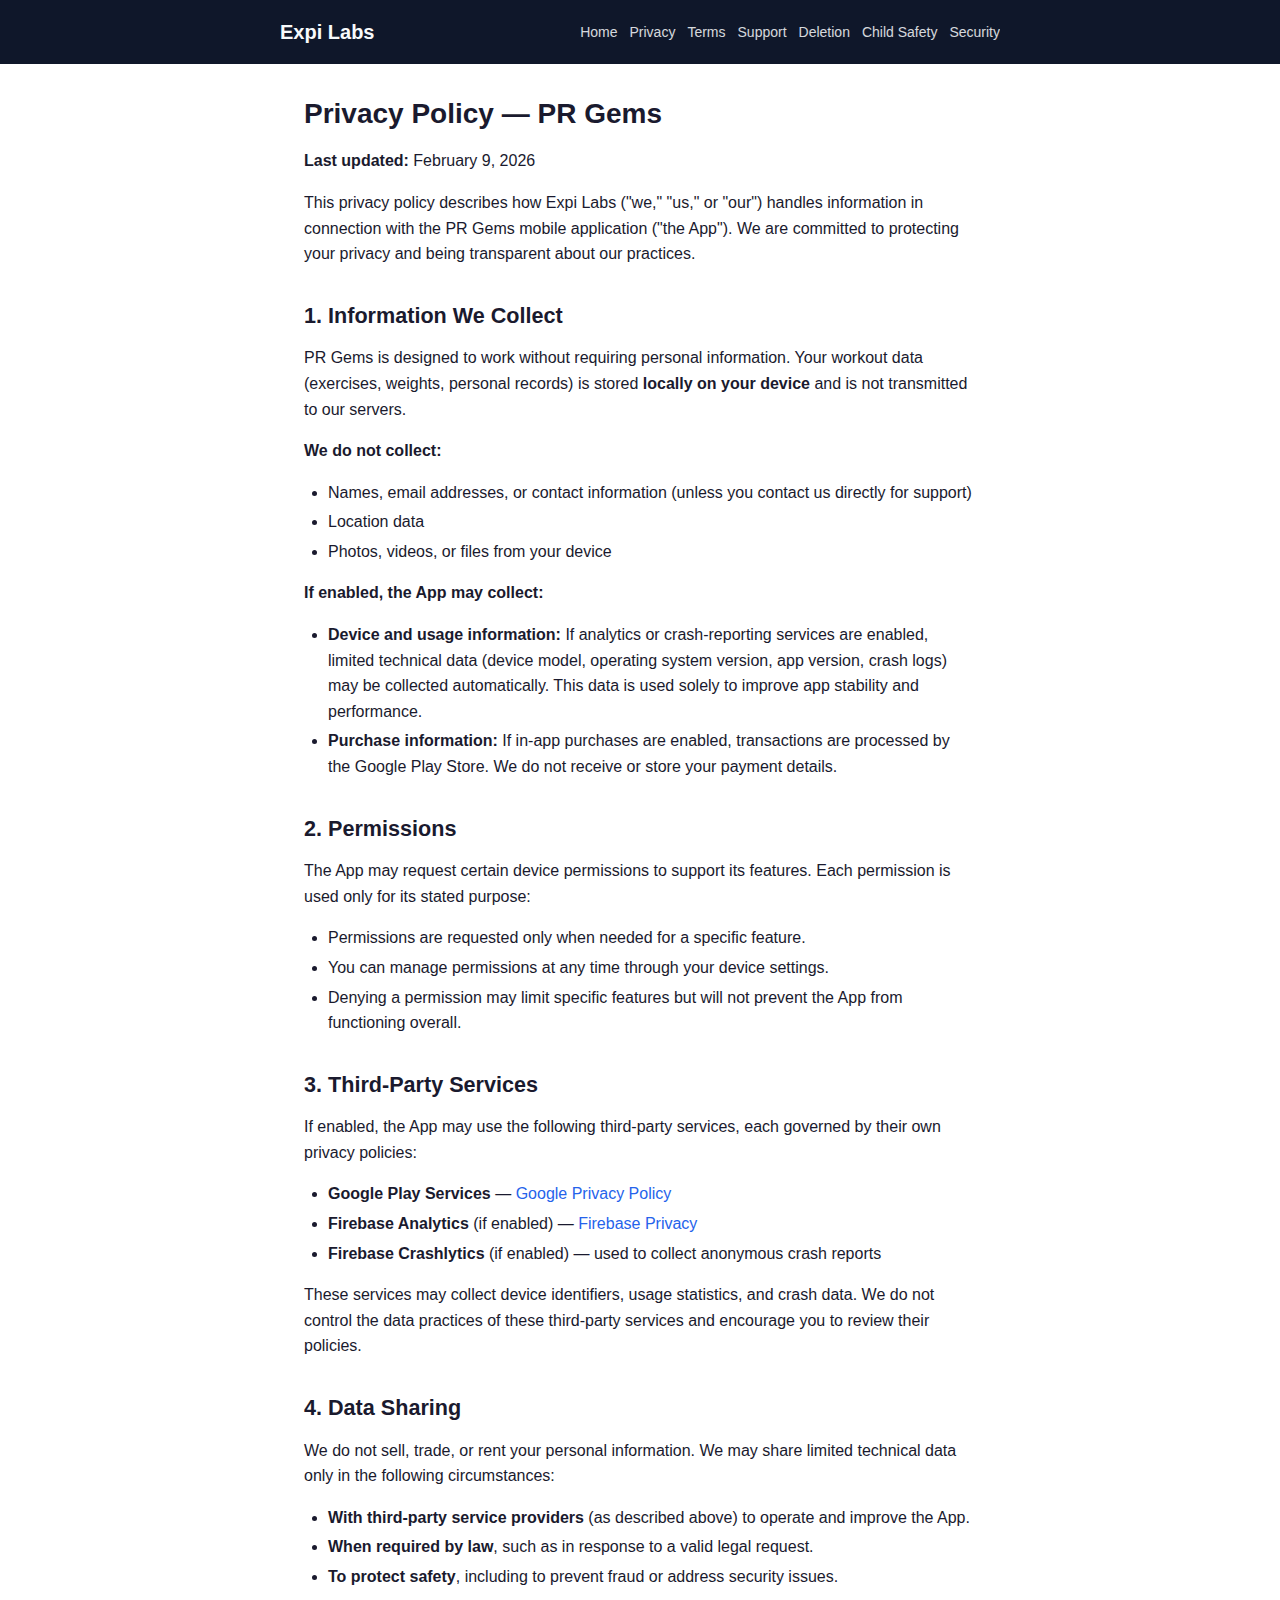
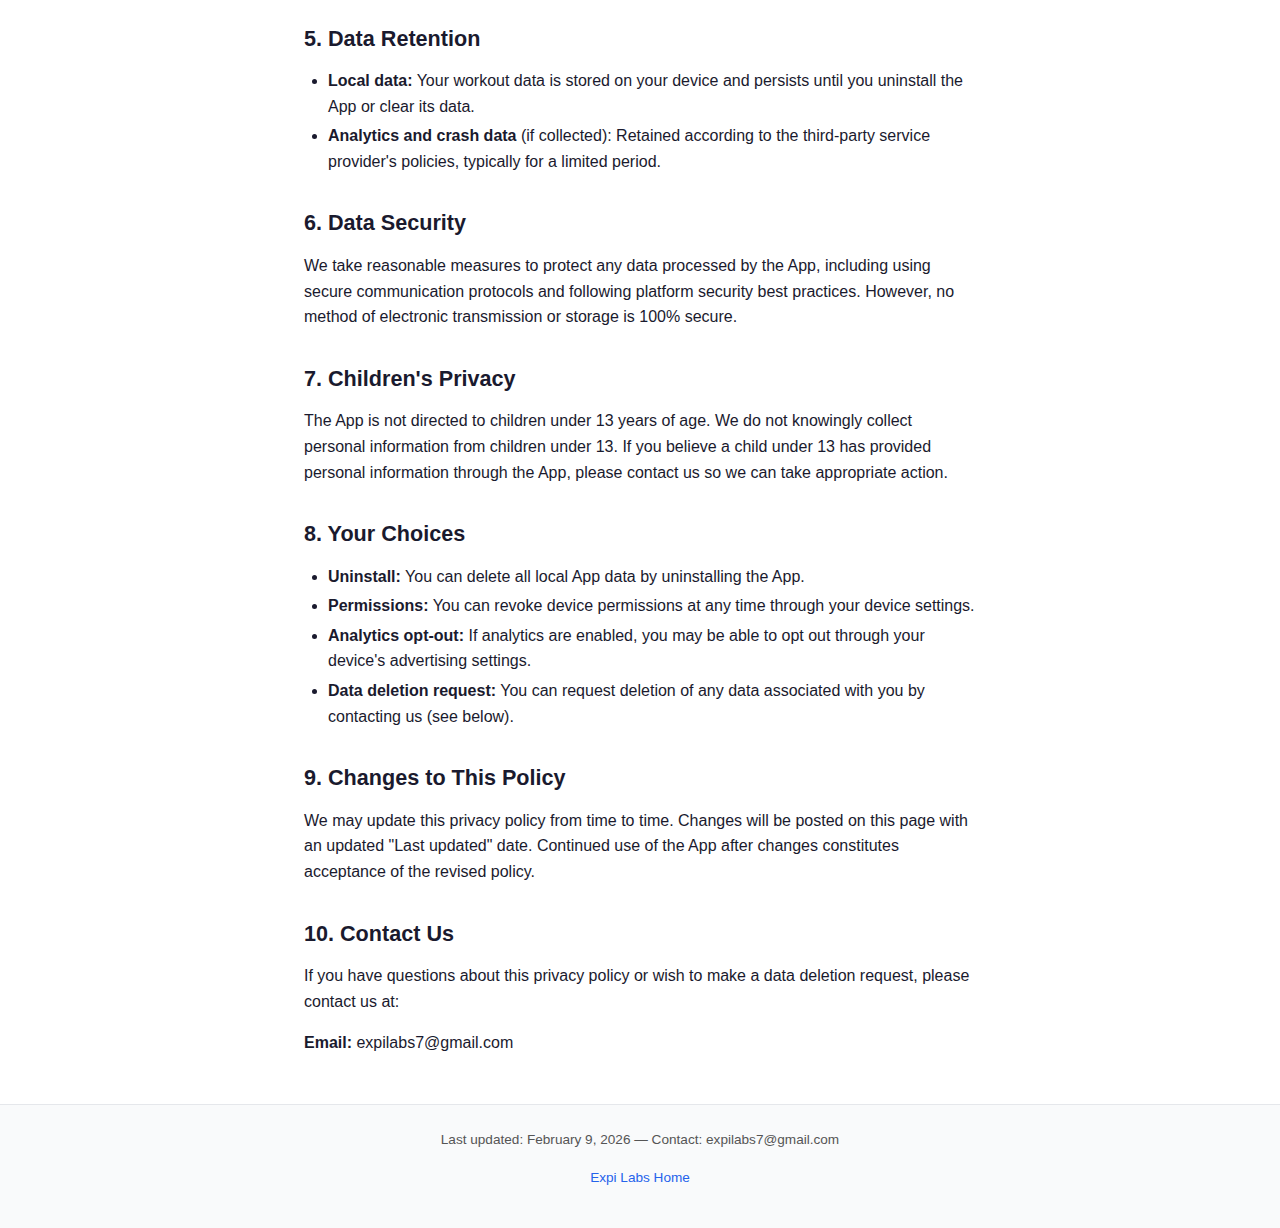
<file: docs/app/pr-gems/privacy-policy.html>
<!DOCTYPE html>
<html lang="en">
<head>
  <meta charset="UTF-8">
  <meta name="viewport" content="width=device-width, initial-scale=1.0">
  <title>Privacy Policy — PR Gems — Expi Labs</title>
  <link rel="stylesheet" href="../../assets/styles.css">
</head>
<body>
  <header class="site-header">
    <div class="container">
      <a href="../../" class="brand">Expi Labs</a>
      <nav class="site-nav">
        <a href="./">Home</a>
        <a href="privacy-policy.html">Privacy</a>
        <a href="terms-of-service.html">Terms</a>
        <a href="support.html">Support</a>
        <a href="data-deletion.html">Deletion</a>
        <a href="child-safety.html">Child Safety</a>
        <a href="security.html">Security</a>
      </nav>
    </div>
  </header>

  <main class="content">
    <h1>Privacy Policy — PR Gems</h1>
    <p><strong>Last updated:</strong> February 9, 2026</p>
    <p>This privacy policy describes how Expi Labs ("we," "us," or "our") handles information in connection with the PR Gems mobile application ("the App"). We are committed to protecting your privacy and being transparent about our practices.</p>

    <h2>1. Information We Collect</h2>
    <p>PR Gems is designed to work without requiring personal information. Your workout data (exercises, weights, personal records) is stored <strong>locally on your device</strong> and is not transmitted to our servers.</p>
    <p><strong>We do not collect:</strong></p>
    <ul>
      <li>Names, email addresses, or contact information (unless you contact us directly for support)</li>
      <li>Location data</li>
      <li>Photos, videos, or files from your device</li>
    </ul>
    <p><strong>If enabled, the App may collect:</strong></p>
    <ul>
      <li><strong>Device and usage information:</strong> If analytics or crash-reporting services are enabled, limited technical data (device model, operating system version, app version, crash logs) may be collected automatically. This data is used solely to improve app stability and performance.</li>
      <li><strong>Purchase information:</strong> If in-app purchases are enabled, transactions are processed by the Google Play Store. We do not receive or store your payment details.</li>
    </ul>

    <h2>2. Permissions</h2>
    <p>The App may request certain device permissions to support its features. Each permission is used only for its stated purpose:</p>
    <ul>
      <li>Permissions are requested only when needed for a specific feature.</li>
      <li>You can manage permissions at any time through your device settings.</li>
      <li>Denying a permission may limit specific features but will not prevent the App from functioning overall.</li>
    </ul>

    <h2>3. Third-Party Services</h2>
    <p>If enabled, the App may use the following third-party services, each governed by their own privacy policies:</p>
    <ul>
      <li><strong>Google Play Services</strong> — <a href="https://policies.google.com/privacy">Google Privacy Policy</a></li>
      <li><strong>Firebase Analytics</strong> (if enabled) — <a href="https://firebase.google.com/support/privacy">Firebase Privacy</a></li>
      <li><strong>Firebase Crashlytics</strong> (if enabled) — used to collect anonymous crash reports</li>
    </ul>
    <p>These services may collect device identifiers, usage statistics, and crash data. We do not control the data practices of these third-party services and encourage you to review their policies.</p>

    <h2>4. Data Sharing</h2>
    <p>We do not sell, trade, or rent your personal information. We may share limited technical data only in the following circumstances:</p>
    <ul>
      <li><strong>With third-party service providers</strong> (as described above) to operate and improve the App.</li>
      <li><strong>When required by law</strong>, such as in response to a valid legal request.</li>
      <li><strong>To protect safety</strong>, including to prevent fraud or address security issues.</li>
    </ul>

    <h2>5. Data Retention</h2>
    <ul>
      <li><strong>Local data:</strong> Your workout data is stored on your device and persists until you uninstall the App or clear its data.</li>
      <li><strong>Analytics and crash data</strong> (if collected): Retained according to the third-party service provider's policies, typically for a limited period.</li>
    </ul>

    <h2>6. Data Security</h2>
    <p>We take reasonable measures to protect any data processed by the App, including using secure communication protocols and following platform security best practices. However, no method of electronic transmission or storage is 100% secure.</p>

    <h2>7. Children's Privacy</h2>
    <p>The App is not directed to children under 13 years of age. We do not knowingly collect personal information from children under 13. If you believe a child under 13 has provided personal information through the App, please contact us so we can take appropriate action.</p>

    <h2>8. Your Choices</h2>
    <ul>
      <li><strong>Uninstall:</strong> You can delete all local App data by uninstalling the App.</li>
      <li><strong>Permissions:</strong> You can revoke device permissions at any time through your device settings.</li>
      <li><strong>Analytics opt-out:</strong> If analytics are enabled, you may be able to opt out through your device's advertising settings.</li>
      <li><strong>Data deletion request:</strong> You can request deletion of any data associated with you by contacting us (see below).</li>
    </ul>

    <h2>9. Changes to This Policy</h2>
    <p>We may update this privacy policy from time to time. Changes will be posted on this page with an updated "Last updated" date. Continued use of the App after changes constitutes acceptance of the revised policy.</p>

    <h2>10. Contact Us</h2>
    <p>If you have questions about this privacy policy or wish to make a data deletion request, please contact us at:</p>
    <p><strong>Email:</strong> expilabs7@gmail.com</p>
  </main>

  <footer class="site-footer">
    <p>Last updated: February 9, 2026 &mdash; Contact: expilabs7@gmail.com</p>
    <p><a href="../../">Expi Labs Home</a></p>
  </footer>
</body>
</html>
</file>
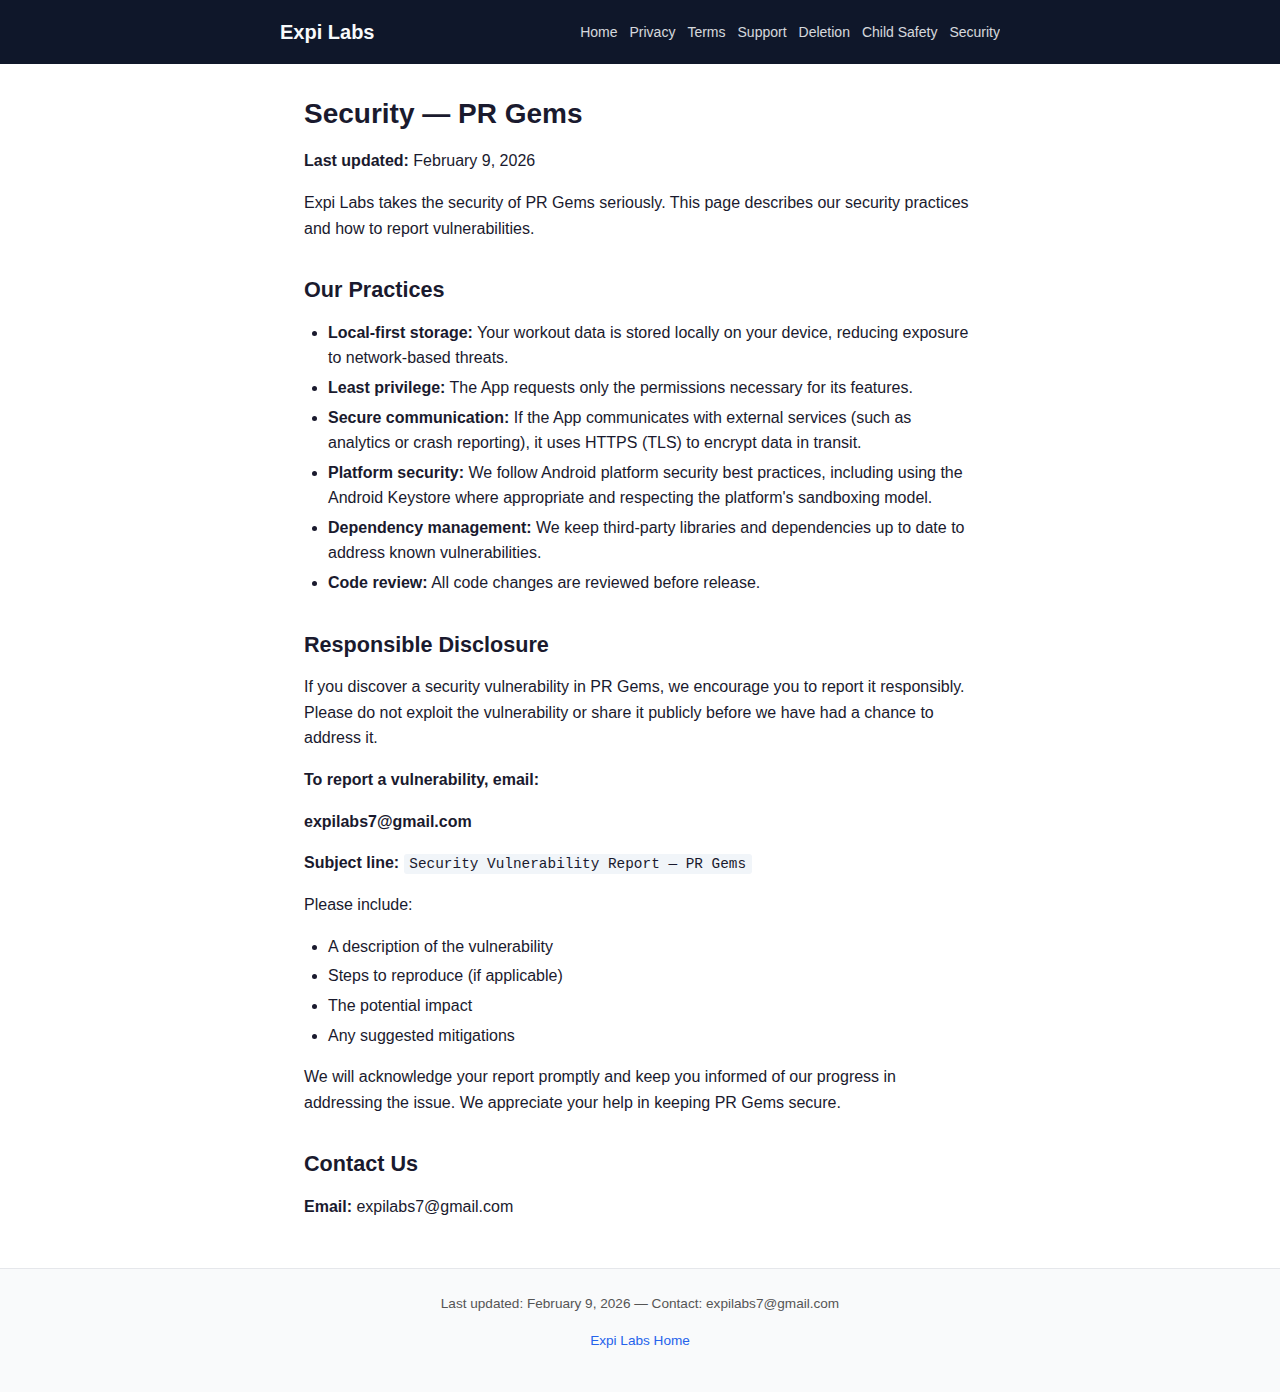
<file: docs/app/pr-gems/security.html>
<!DOCTYPE html>
<html lang="en">
<head>
  <meta charset="UTF-8">
  <meta name="viewport" content="width=device-width, initial-scale=1.0">
  <title>Security — PR Gems — Expi Labs</title>
  <link rel="stylesheet" href="../../assets/styles.css">
</head>
<body>
  <header class="site-header">
    <div class="container">
      <a href="../../" class="brand">Expi Labs</a>
      <nav class="site-nav">
        <a href="./">Home</a>
        <a href="privacy-policy.html">Privacy</a>
        <a href="terms-of-service.html">Terms</a>
        <a href="support.html">Support</a>
        <a href="data-deletion.html">Deletion</a>
        <a href="child-safety.html">Child Safety</a>
        <a href="security.html">Security</a>
      </nav>
    </div>
  </header>

  <main class="content">
    <h1>Security — PR Gems</h1>
    <p><strong>Last updated:</strong> February 9, 2026</p>
    <p>Expi Labs takes the security of PR Gems seriously. This page describes our security practices and how to report vulnerabilities.</p>

    <h2>Our Practices</h2>
    <ul>
      <li><strong>Local-first storage:</strong> Your workout data is stored locally on your device, reducing exposure to network-based threats.</li>
      <li><strong>Least privilege:</strong> The App requests only the permissions necessary for its features.</li>
      <li><strong>Secure communication:</strong> If the App communicates with external services (such as analytics or crash reporting), it uses HTTPS (TLS) to encrypt data in transit.</li>
      <li><strong>Platform security:</strong> We follow Android platform security best practices, including using the Android Keystore where appropriate and respecting the platform's sandboxing model.</li>
      <li><strong>Dependency management:</strong> We keep third-party libraries and dependencies up to date to address known vulnerabilities.</li>
      <li><strong>Code review:</strong> All code changes are reviewed before release.</li>
    </ul>

    <h2>Responsible Disclosure</h2>
    <p>If you discover a security vulnerability in PR Gems, we encourage you to report it responsibly. Please do not exploit the vulnerability or share it publicly before we have had a chance to address it.</p>
    <p><strong>To report a vulnerability, email:</strong></p>
    <p><strong>expilabs7@gmail.com</strong></p>
    <p><strong>Subject line:</strong> <code>Security Vulnerability Report — PR Gems</code></p>
    <p>Please include:</p>
    <ul>
      <li>A description of the vulnerability</li>
      <li>Steps to reproduce (if applicable)</li>
      <li>The potential impact</li>
      <li>Any suggested mitigations</li>
    </ul>
    <p>We will acknowledge your report promptly and keep you informed of our progress in addressing the issue. We appreciate your help in keeping PR Gems secure.</p>

    <h2>Contact Us</h2>
    <p><strong>Email:</strong> expilabs7@gmail.com</p>
  </main>

  <footer class="site-footer">
    <p>Last updated: February 9, 2026 &mdash; Contact: expilabs7@gmail.com</p>
    <p><a href="../../">Expi Labs Home</a></p>
  </footer>
</body>
</html>
</file>
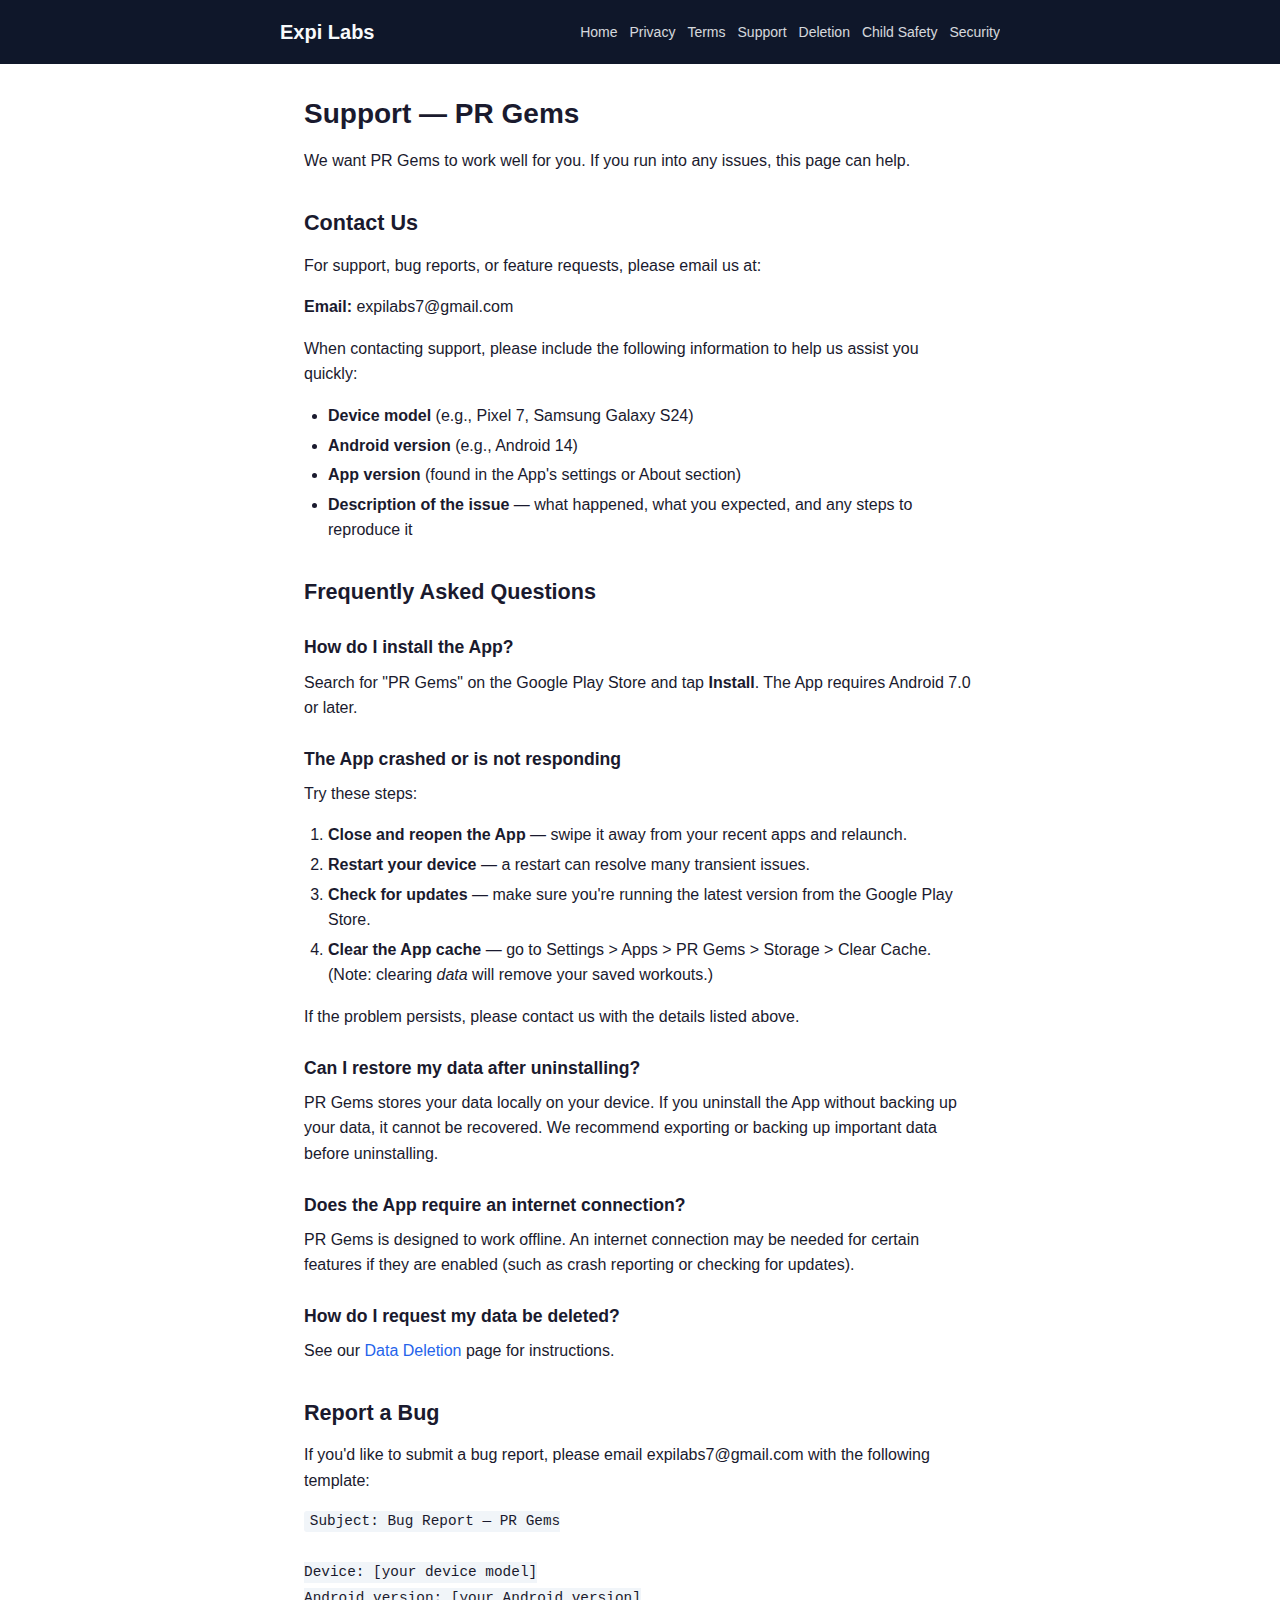
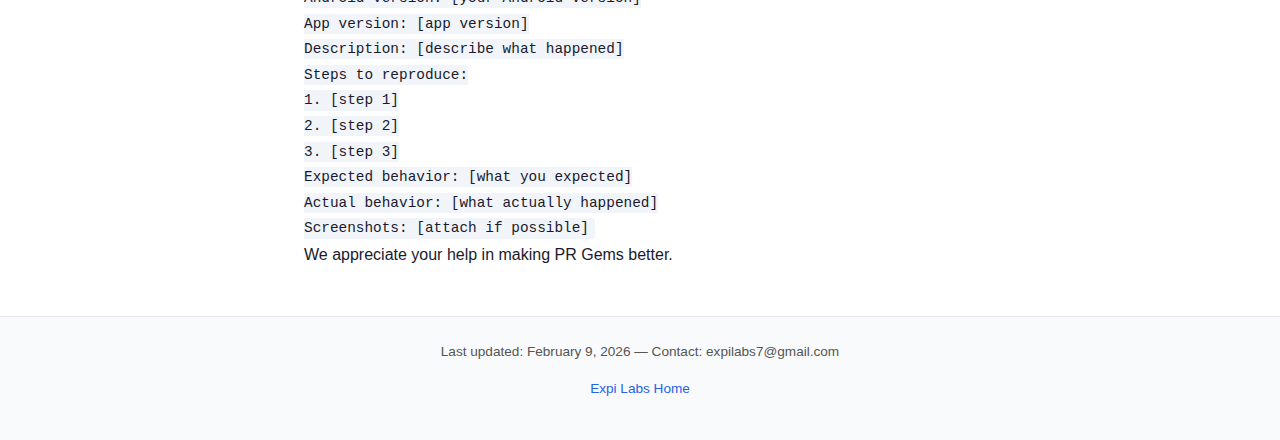
<file: docs/app/pr-gems/support.html>
<!DOCTYPE html>
<html lang="en">
<head>
  <meta charset="UTF-8">
  <meta name="viewport" content="width=device-width, initial-scale=1.0">
  <title>Support — PR Gems — Expi Labs</title>
  <link rel="stylesheet" href="../../assets/styles.css">
</head>
<body>
  <header class="site-header">
    <div class="container">
      <a href="../../" class="brand">Expi Labs</a>
      <nav class="site-nav">
        <a href="./">Home</a>
        <a href="privacy-policy.html">Privacy</a>
        <a href="terms-of-service.html">Terms</a>
        <a href="support.html">Support</a>
        <a href="data-deletion.html">Deletion</a>
        <a href="child-safety.html">Child Safety</a>
        <a href="security.html">Security</a>
      </nav>
    </div>
  </header>

  <main class="content">
    <h1>Support — PR Gems</h1>
    <p>We want PR Gems to work well for you. If you run into any issues, this page can help.</p>

    <h2>Contact Us</h2>
    <p>For support, bug reports, or feature requests, please email us at:</p>
    <p><strong>Email:</strong> expilabs7@gmail.com</p>
    <p>When contacting support, please include the following information to help us assist you quickly:</p>
    <ul>
      <li><strong>Device model</strong> (e.g., Pixel 7, Samsung Galaxy S24)</li>
      <li><strong>Android version</strong> (e.g., Android 14)</li>
      <li><strong>App version</strong> (found in the App's settings or About section)</li>
      <li><strong>Description of the issue</strong> — what happened, what you expected, and any steps to reproduce it</li>
    </ul>

    <h2>Frequently Asked Questions</h2>

    <h3>How do I install the App?</h3>
    <p>Search for "PR Gems" on the Google Play Store and tap <strong>Install</strong>. The App requires Android 7.0 or later.</p>

    <h3>The App crashed or is not responding</h3>
    <p>Try these steps:</p>
    <ol>
      <li><strong>Close and reopen the App</strong> — swipe it away from your recent apps and relaunch.</li>
      <li><strong>Restart your device</strong> — a restart can resolve many transient issues.</li>
      <li><strong>Check for updates</strong> — make sure you're running the latest version from the Google Play Store.</li>
      <li><strong>Clear the App cache</strong> — go to Settings &gt; Apps &gt; PR Gems &gt; Storage &gt; Clear Cache. (Note: clearing <em>data</em> will remove your saved workouts.)</li>
    </ol>
    <p>If the problem persists, please contact us with the details listed above.</p>

    <h3>Can I restore my data after uninstalling?</h3>
    <p>PR Gems stores your data locally on your device. If you uninstall the App without backing up your data, it cannot be recovered. We recommend exporting or backing up important data before uninstalling.</p>

    <h3>Does the App require an internet connection?</h3>
    <p>PR Gems is designed to work offline. An internet connection may be needed for certain features if they are enabled (such as crash reporting or checking for updates).</p>

    <h3>How do I request my data be deleted?</h3>
    <p>See our <a href="data-deletion.html">Data Deletion</a> page for instructions.</p>

    <h2>Report a Bug</h2>
    <p>If you'd like to submit a bug report, please email expilabs7@gmail.com with the following template:</p>
    <pre><code>Subject: Bug Report — PR Gems

Device: [your device model]
Android version: [your Android version]
App version: [app version]
Description: [describe what happened]
Steps to reproduce:
1. [step 1]
2. [step 2]
3. [step 3]
Expected behavior: [what you expected]
Actual behavior: [what actually happened]
Screenshots: [attach if possible]</code></pre>
    <p>We appreciate your help in making PR Gems better.</p>
  </main>

  <footer class="site-footer">
    <p>Last updated: February 9, 2026 &mdash; Contact: expilabs7@gmail.com</p>
    <p><a href="../../">Expi Labs Home</a></p>
  </footer>
</body>
</html>
</file>
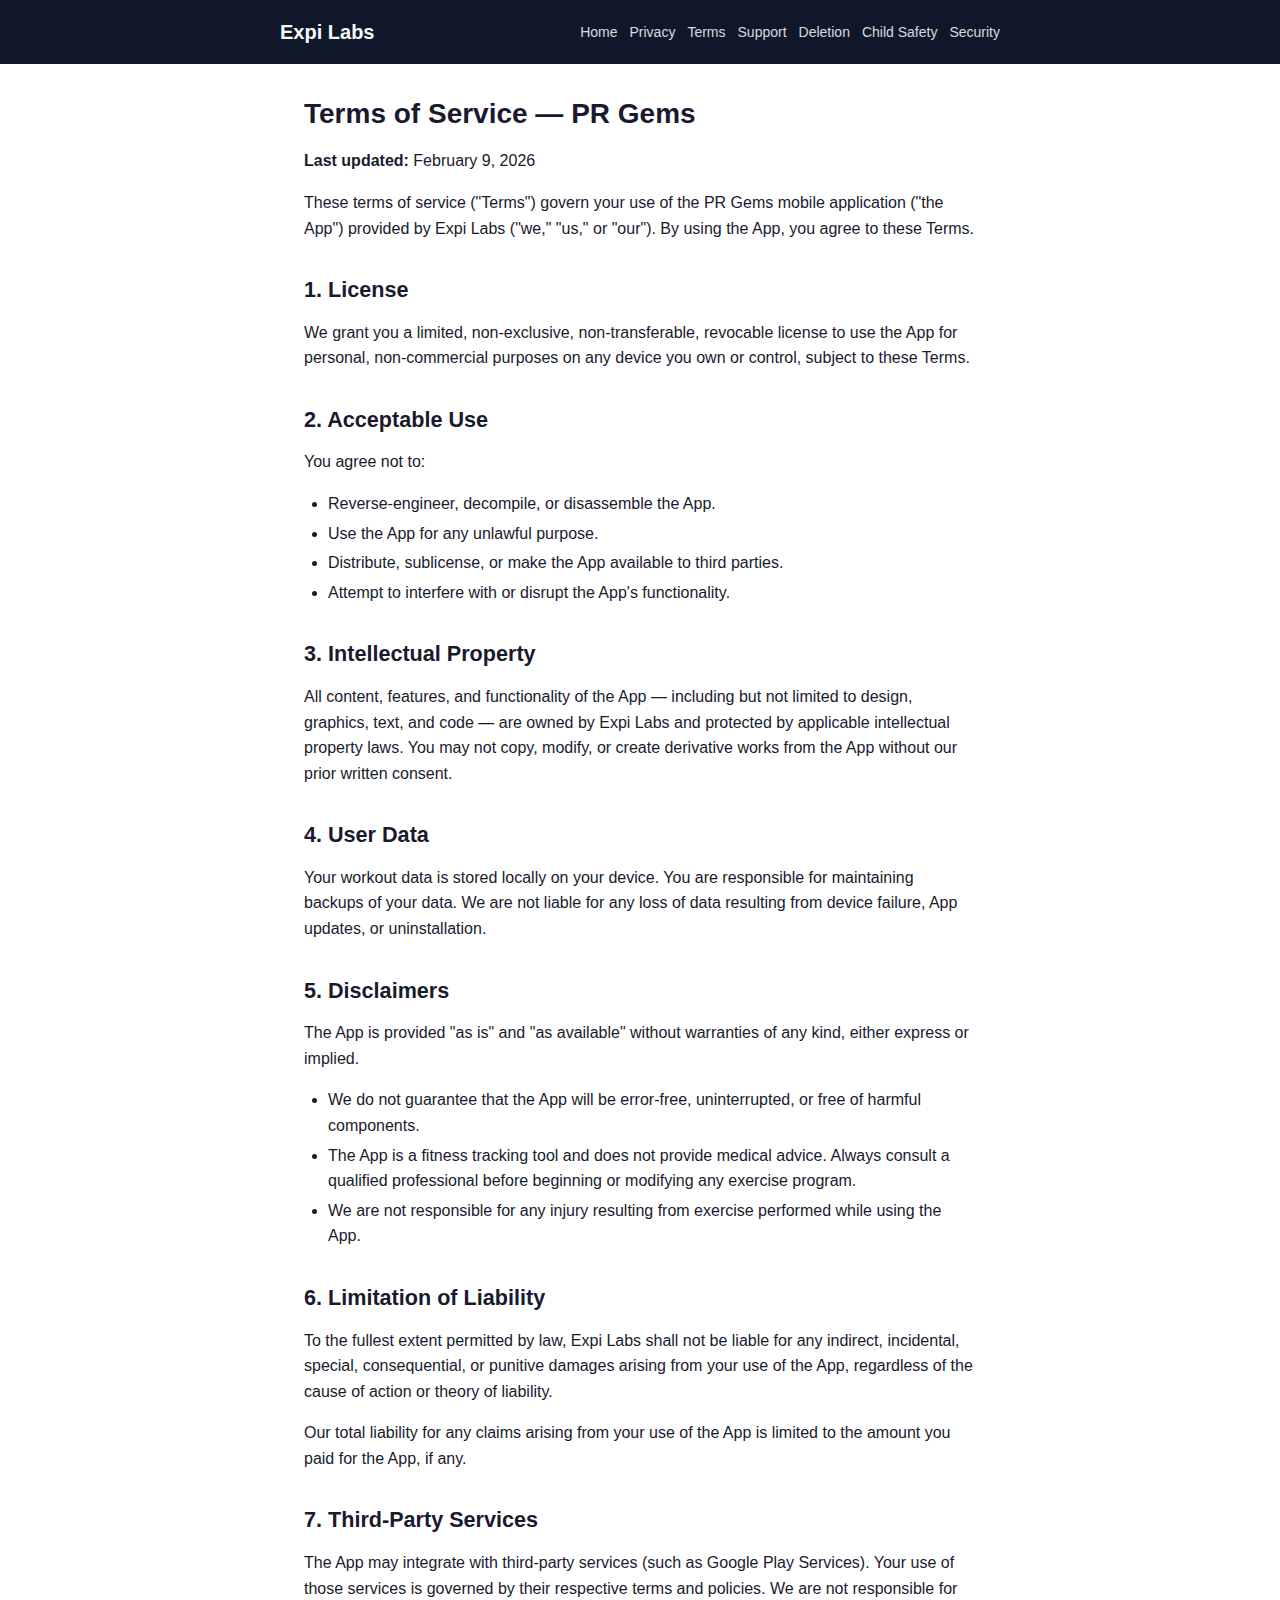
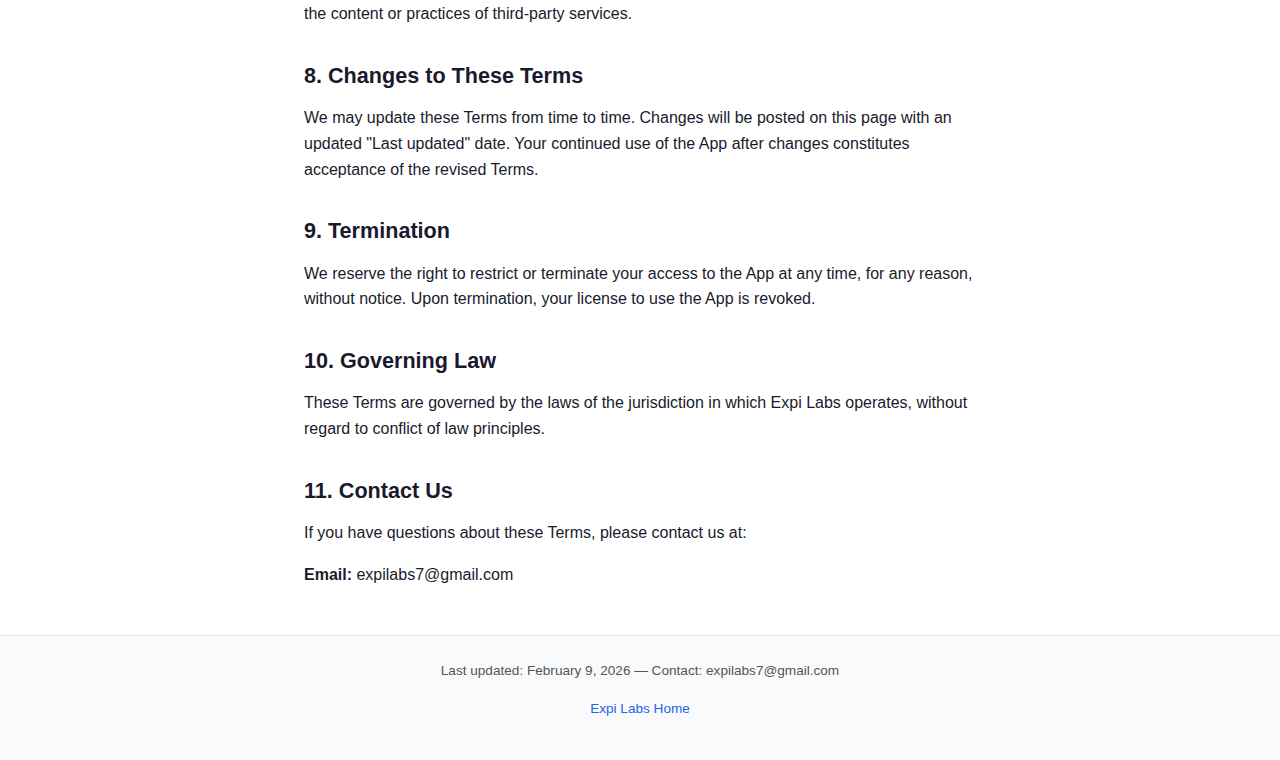
<file: docs/app/pr-gems/terms-of-service.html>
<!DOCTYPE html>
<html lang="en">
<head>
  <meta charset="UTF-8">
  <meta name="viewport" content="width=device-width, initial-scale=1.0">
  <title>Terms of Service — PR Gems — Expi Labs</title>
  <link rel="stylesheet" href="../../assets/styles.css">
</head>
<body>
  <header class="site-header">
    <div class="container">
      <a href="../../" class="brand">Expi Labs</a>
      <nav class="site-nav">
        <a href="./">Home</a>
        <a href="privacy-policy.html">Privacy</a>
        <a href="terms-of-service.html">Terms</a>
        <a href="support.html">Support</a>
        <a href="data-deletion.html">Deletion</a>
        <a href="child-safety.html">Child Safety</a>
        <a href="security.html">Security</a>
      </nav>
    </div>
  </header>

  <main class="content">
    <h1>Terms of Service — PR Gems</h1>
    <p><strong>Last updated:</strong> February 9, 2026</p>
    <p>These terms of service ("Terms") govern your use of the PR Gems mobile application ("the App") provided by Expi Labs ("we," "us," or "our"). By using the App, you agree to these Terms.</p>

    <h2>1. License</h2>
    <p>We grant you a limited, non-exclusive, non-transferable, revocable license to use the App for personal, non-commercial purposes on any device you own or control, subject to these Terms.</p>

    <h2>2. Acceptable Use</h2>
    <p>You agree not to:</p>
    <ul>
      <li>Reverse-engineer, decompile, or disassemble the App.</li>
      <li>Use the App for any unlawful purpose.</li>
      <li>Distribute, sublicense, or make the App available to third parties.</li>
      <li>Attempt to interfere with or disrupt the App's functionality.</li>
    </ul>

    <h2>3. Intellectual Property</h2>
    <p>All content, features, and functionality of the App — including but not limited to design, graphics, text, and code — are owned by Expi Labs and protected by applicable intellectual property laws. You may not copy, modify, or create derivative works from the App without our prior written consent.</p>

    <h2>4. User Data</h2>
    <p>Your workout data is stored locally on your device. You are responsible for maintaining backups of your data. We are not liable for any loss of data resulting from device failure, App updates, or uninstallation.</p>

    <h2>5. Disclaimers</h2>
    <p>The App is provided "as is" and "as available" without warranties of any kind, either express or implied.</p>
    <ul>
      <li>We do not guarantee that the App will be error-free, uninterrupted, or free of harmful components.</li>
      <li>The App is a fitness tracking tool and does not provide medical advice. Always consult a qualified professional before beginning or modifying any exercise program.</li>
      <li>We are not responsible for any injury resulting from exercise performed while using the App.</li>
    </ul>

    <h2>6. Limitation of Liability</h2>
    <p>To the fullest extent permitted by law, Expi Labs shall not be liable for any indirect, incidental, special, consequential, or punitive damages arising from your use of the App, regardless of the cause of action or theory of liability.</p>
    <p>Our total liability for any claims arising from your use of the App is limited to the amount you paid for the App, if any.</p>

    <h2>7. Third-Party Services</h2>
    <p>The App may integrate with third-party services (such as Google Play Services). Your use of those services is governed by their respective terms and policies. We are not responsible for the content or practices of third-party services.</p>

    <h2>8. Changes to These Terms</h2>
    <p>We may update these Terms from time to time. Changes will be posted on this page with an updated "Last updated" date. Your continued use of the App after changes constitutes acceptance of the revised Terms.</p>

    <h2>9. Termination</h2>
    <p>We reserve the right to restrict or terminate your access to the App at any time, for any reason, without notice. Upon termination, your license to use the App is revoked.</p>

    <h2>10. Governing Law</h2>
    <p>These Terms are governed by the laws of the jurisdiction in which Expi Labs operates, without regard to conflict of law principles.</p>

    <h2>11. Contact Us</h2>
    <p>If you have questions about these Terms, please contact us at:</p>
    <p><strong>Email:</strong> expilabs7@gmail.com</p>
  </main>

  <footer class="site-footer">
    <p>Last updated: February 9, 2026 &mdash; Contact: expilabs7@gmail.com</p>
    <p><a href="../../">Expi Labs Home</a></p>
  </footer>
</body>
</html>
</file>
<file: docs/assets/styles.css>
/* Expi Labs — Public Docs Site */

:root {
  --color-bg: #ffffff;
  --color-text: #1a1a2e;
  --color-muted: #555;
  --color-link: #2563eb;
  --color-link-hover: #1d4ed8;
  --color-border: #e5e7eb;
  --color-header-bg: #0f172a;
  --color-header-text: #f8fafc;
  --color-footer-bg: #f9fafb;
  --max-width: 720px;
}

*,
*::before,
*::after {
  box-sizing: border-box;
  margin: 0;
  padding: 0;
}

body {
  font-family: -apple-system, BlinkMacSystemFont, "Segoe UI", Roboto, Helvetica, Arial, sans-serif;
  color: var(--color-text);
  background: var(--color-bg);
  line-height: 1.6;
  font-size: 16px;
}

a {
  color: var(--color-link);
  text-decoration: none;
}
a:hover {
  color: var(--color-link-hover);
  text-decoration: underline;
}

/* Header */
.site-header {
  background: var(--color-header-bg);
  color: var(--color-header-text);
  padding: 1rem 1.5rem;
}
.site-header .container {
  max-width: var(--max-width);
  margin: 0 auto;
  display: flex;
  align-items: center;
  justify-content: space-between;
  flex-wrap: wrap;
  gap: 0.5rem;
}
.site-header .brand {
  font-size: 1.25rem;
  font-weight: 700;
  color: var(--color-header-text);
}
.site-header .brand:hover {
  text-decoration: none;
  opacity: 0.9;
}

/* Nav */
.site-nav {
  display: flex;
  flex-wrap: wrap;
  gap: 0.75rem;
}
.site-nav a {
  color: var(--color-header-text);
  font-size: 0.875rem;
  opacity: 0.85;
}
.site-nav a:hover {
  opacity: 1;
  text-decoration: underline;
}

/* Main */
.content {
  max-width: var(--max-width);
  margin: 2rem auto;
  padding: 0 1.5rem;
}

h1 {
  font-size: 1.75rem;
  margin-bottom: 1rem;
  line-height: 1.3;
}
h2 {
  font-size: 1.35rem;
  margin-top: 2rem;
  margin-bottom: 0.75rem;
}
h3 {
  font-size: 1.1rem;
  margin-top: 1.5rem;
  margin-bottom: 0.5rem;
}

p, ul, ol {
  margin-bottom: 1rem;
}
ul, ol {
  padding-left: 1.5rem;
}
li {
  margin-bottom: 0.25rem;
}

code {
  background: #f1f5f9;
  padding: 0.15em 0.4em;
  border-radius: 3px;
  font-size: 0.9em;
}

/* Cards (landing page) */
.card-grid {
  display: grid;
  gap: 1rem;
  margin-top: 1.5rem;
}
.card {
  border: 1px solid var(--color-border);
  border-radius: 8px;
  padding: 1.25rem;
  transition: box-shadow 0.15s;
}
.card:hover {
  box-shadow: 0 2px 8px rgba(0,0,0,0.08);
}
.card h3 {
  margin-top: 0;
}

/* Footer */
.site-footer {
  background: var(--color-footer-bg);
  border-top: 1px solid var(--color-border);
  padding: 1.5rem;
  margin-top: 3rem;
  font-size: 0.85rem;
  color: var(--color-muted);
  text-align: center;
}

/* Responsive */
@media (max-width: 600px) {
  .site-header .container {
    flex-direction: column;
    align-items: flex-start;
  }
}
</file>
